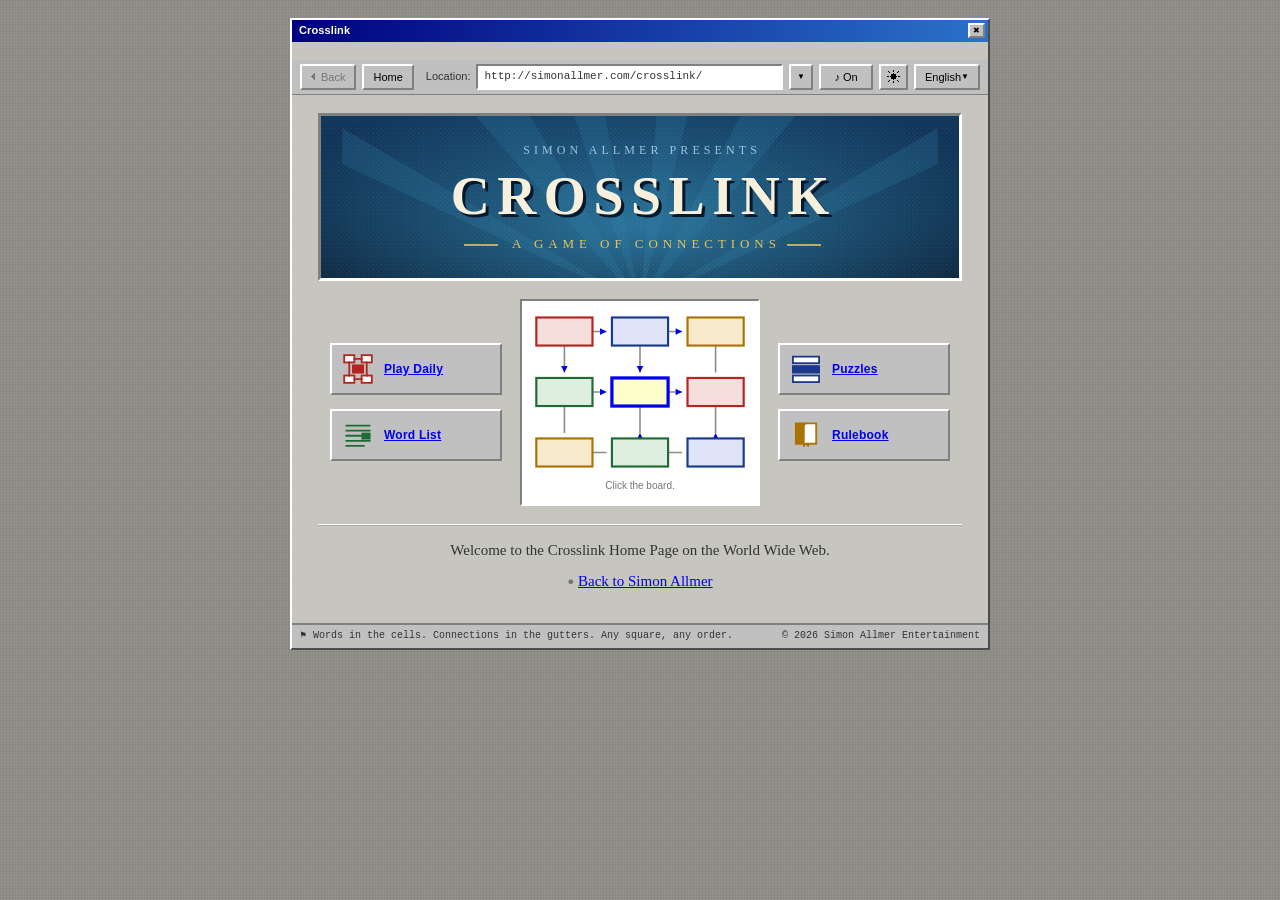
<file: index.html>
<!DOCTYPE html>
<html lang="en">
<head>
<meta charset="utf-8">
<meta name="viewport" content="width=device-width, initial-scale=1">
<title>Crosslink</title>
<link rel="stylesheet" href="style.css">
<link rel="stylesheet" href="cursors.css">
</head>
<body>
<div class="desktop">

<main>
  <div class="win-bar main-bar">
    <span class="win-title" id="win-name">Crosslink</span>
    <button class="win-x" id="x-main" title="Close" aria-label="Close" data-i18n-title="win.close" data-i18n-label="win.close">&#10006;</button>
  </div>

  <div class="toolbar">
    <!-- The arrow is drawn and not typed. U+25C0 carries an emoji presentation,
         so a phone rendered it as a blue lozenge sitting in a 1994 toolbar. The
         label is a span for the same reason `#lang-toggle` uses one: `data-i18n`
         writes textContent, and textContent on the button would take the
         drawing with it. -->
    <button class="tool" id="nav-back"><svg class="ico-back" viewBox="0 0 4 7" aria-hidden="true"><rect x="3" y="0" width="1" height="1"/><rect x="2" y="1" width="2" height="1"/><rect x="1" y="2" width="3" height="1"/><rect x="0" y="3" width="4" height="1"/><rect x="1" y="4" width="3" height="1"/><rect x="2" y="5" width="2" height="1"/><rect x="3" y="6" width="1" height="1"/></svg><span data-i18n="nav.back">Back</span></button>
    <button class="tool" id="nav-home" data-i18n="nav.home">Home</button>
    <span class="loc-label" data-i18n="nav.loc">Location:</span>
    <span class="loc" id="loc"></span>
    <button class="tool arrow" id="loc-arrow" title="Other sites" data-i18n-title="nav.sites" aria-haspopup="true" aria-expanded="false">&#9660;</button>
    <button class="tool" id="sound-toggle" title="Sound" data-i18n-title="nav.sound" aria-pressed="true">&#9834; On</button>
    <button class="tool ico" id="theme-toggle" title="Light or dark" aria-pressed="false">
      <svg class="ico-sun" viewBox="0 0 13 13" aria-hidden="true">
        <rect x="6" y="0" width="1" height="1"/><rect x="1" y="1" width="1" height="1"/>
        <rect x="6" y="1" width="1" height="1"/><rect x="11" y="1" width="1" height="1"/>
        <rect x="2" y="2" width="1" height="1"/><rect x="10" y="2" width="1" height="1"/>
        <rect x="6" y="3" width="1" height="1"/><rect x="4" y="4" width="5" height="1"/>
        <rect x="4" y="5" width="5" height="1"/><rect x="0" y="6" width="2" height="1"/>
        <rect x="3" y="6" width="7" height="1"/><rect x="11" y="6" width="2" height="1"/>
        <rect x="4" y="7" width="5" height="1"/><rect x="4" y="8" width="5" height="1"/>
        <rect x="6" y="9" width="1" height="1"/><rect x="2" y="10" width="1" height="1"/>
        <rect x="10" y="10" width="1" height="1"/><rect x="1" y="11" width="1" height="1"/>
        <rect x="6" y="11" width="1" height="1"/><rect x="11" y="11" width="1" height="1"/>
        <rect x="6" y="12" width="1" height="1"/>
      </svg>
      <svg class="ico-moon" viewBox="0 0 13 13" aria-hidden="true">
        <rect x="4" y="1" width="3" height="1"/><rect x="2" y="2" width="4" height="1"/>
        <rect x="2" y="3" width="3" height="1"/><rect x="1" y="4" width="4" height="1"/>
        <rect x="1" y="5" width="3" height="1"/><rect x="1" y="6" width="3" height="1"/>
        <rect x="1" y="7" width="3" height="1"/><rect x="1" y="8" width="4" height="1"/>
        <rect x="2" y="9" width="3" height="1"/><rect x="2" y="10" width="4" height="1"/>
        <rect x="4" y="11" width="3" height="1"/>
      </svg>
    </button>
    <button class="tool lang" id="lang-toggle" title="Language" data-i18n-title="nav.lang"
            aria-haspopup="true" aria-expanded="false"><span id="lang-now">English</span> &#9660;</button>
    <ul class="sitelist langlist" id="langlist" hidden></ul>
    <ul class="sitelist" id="sitelist" hidden></ul>
  </div>

  <!-- ===================== the front page ===================== -->
  <section class="view" id="view-menu">
    <div class="banner">
      <svg class="banner-art" viewBox="0 0 600 210" preserveAspectRatio="xMidYMid slice" aria-hidden="true">
        <defs>
          <linearGradient id="sky" x1="0" y1="0" x2="0" y2="1">
            <stop offset="0" stop-color="#123A63"/><stop offset="0.55" stop-color="#0D2A48"/><stop offset="1" stop-color="#0A1D33"/>
          </linearGradient>
          <pattern id="dither" width="4" height="4" patternUnits="userSpaceOnUse">
            <rect width="4" height="4" fill="none"/>
            <rect x="0" y="0" width="1" height="1" fill="#FFFFFF" opacity="0.10"/>
            <rect x="2" y="2" width="1" height="1" fill="#FFFFFF" opacity="0.06"/>
          </pattern>
          <radialGradient id="glow" cx="0.5" cy="0.62" r="0.62">
            <stop offset="0" stop-color="#2E7FA8" stop-opacity="0.85"/>
            <stop offset="1" stop-color="#2E7FA8" stop-opacity="0"/>
          </radialGradient>
        </defs>

        <rect width="600" height="210" fill="url(#sky)"/>
        <g class="rays">
          <path d="M300 205 L120 0 L180 0 Z"/><path d="M300 205 L228 0 L262 0 Z"/>
          <path d="M300 205 L318 0 L352 0 Z"/><path d="M300 205 L410 0 L470 0 Z"/>
          <path d="M300 205 L20 40 L20 74 Z"/><path d="M300 205 L580 40 L580 74 Z"/>
        </g>
        <rect width="600" height="210" fill="url(#glow)"/>
        <rect width="600" height="210" fill="url(#dither)"/>


      </svg>

      <div class="banner-type">
        <p class="banner-kicker" data-i18n="banner.kicker">Simon Allmer Presents</p>
        <h1 class="banner-name">Crosslink</h1>
        <p class="banner-sub" data-i18n="banner.sub">A Game of Connections</p>
      </div>
    </div>

    <div class="frontispiece">
      <div class="tile-col">
        <a class="tile t-red" href="#daily" data-go="daily">
          <span class="tile-art" aria-hidden="true">
            <svg viewBox="0 0 44 44"><rect class="s" x="3" y="3" width="14" height="10"/><rect class="s" x="27" y="3" width="14" height="10"/><rect class="s f" x="15" y="17" width="14" height="10"/><rect class="s" x="3" y="31" width="14" height="10"/><rect class="s" x="27" y="31" width="14" height="10"/><path class="w" d="M10 13v18M34 13v18M17 8h10M17 36h10"/></svg>
          </span>
          <span class="tile-name" data-i18n="tile.daily">Play Daily</span>
        </a>
        <a class="tile t-green" href="#words" data-go="words">
          <span class="tile-art" aria-hidden="true">
            <svg viewBox="0 0 44 44"><path class="w" d="M6 9h32M6 16h32M6 23h20M6 30h32M6 37h24"/><rect class="s f" x="28" y="20" width="10" height="7"/></svg>
          </span>
          <span class="tile-name" data-i18n="tile.words">Word List</span>
        </a>
      </div>

      <div class="hero" id="hero">
        <svg viewBox="0 0 200 150" aria-label="A three by three lattice. Click it for the board numbers." data-i18n-label="hero.label">
          <path class="w" d="M56 19h13M126 19h13M56 75h13M126 75h13M56 131h13M126 131h13M30 32v25M100 32v25M170 32v25M30 88v25M100 88v25M170 88v25"/>
          <path class="h" d="M69 19l-6-3v6zM139 19l-6-3v6zM69 75l-6-3v6zM139 75l-6-3v6zM100 57l3-6h-6zM30 57l3-6h-6zM170 113l3 6h-6zM100 113l3 6h-6z"/>
          <g class="cell" data-n="1"><rect class="p red"   x="4"   y="6"   width="52" height="26"/><text x="30"  y="24">1</text></g>
          <g class="cell" data-n="2"><rect class="p navy"  x="74"  y="6"   width="52" height="26"/><text x="100" y="24">2</text></g>
          <g class="cell" data-n="3"><rect class="p gold"  x="144" y="6"   width="52" height="26"/><text x="170" y="24">3</text></g>
          <g class="cell" data-n="4"><rect class="p green" x="4"   y="62"  width="52" height="26"/><text x="30"  y="80">4</text></g>
          <g class="cell" data-n="5"><rect class="p f"     x="74"  y="62"  width="52" height="26"/><text x="100" y="80">5</text></g>
          <g class="cell" data-n="6"><rect class="p red"   x="144" y="62"  width="52" height="26"/><text x="170" y="80">6</text></g>
          <g class="cell" data-n="7"><rect class="p gold"  x="4"   y="118" width="52" height="26"/><text x="30"  y="136">7</text></g>
          <g class="cell" data-n="8"><rect class="p green" x="74"  y="118" width="52" height="26"/><text x="100" y="136">8</text></g>
          <g class="cell" data-n="9"><rect class="p navy"  x="144" y="118" width="52" height="26"/><text x="170" y="136">9</text></g>
        </svg>
        <p class="hero-note" id="hero-note">Click the board.</p>
      </div>

      <div class="tile-col">
        <a class="tile t-navy" href="#puzzles" data-go="puzzles">
          <span class="tile-art" aria-hidden="true">
            <svg viewBox="0 0 44 44"><rect class="s" x="4" y="5" width="36" height="9"/><rect class="s f" x="4" y="18" width="36" height="9"/><rect class="s" x="4" y="31" width="36" height="9"/></svg>
          </span>
          <span class="tile-name" data-i18n="tile.puzzles">Puzzles</span>
        </a>
        <a class="tile t-gold" href="#rules" data-go="rules">
          <span class="tile-art" aria-hidden="true">
            <svg viewBox="0 0 44 44"><path class="s f" d="M8 6h13a4 4 0 0 1 4 4v28a4 4 0 0 0-4-4H8z"/><path class="s" d="M36 6H23a4 4 0 0 0-4 4v28a4 4 0 0 1 4-4h13z"/></svg>
          </span>
          <span class="tile-name" data-i18n="tile.rules">Rulebook</span>
        </a>
      </div>
    </div>

    <p class="front-note" data-i18n="front.note">Welcome to the Crosslink Home Page on the World Wide Web.</p>
    <p class="front-out"><span class="dot" aria-hidden="true">&#9679;</span> <a href="https://simonallmer.com" class="out" data-i18n="front.out">Back to Simon Allmer</a></p>
  </section>

  <!-- ===================== the board ===================== -->
  <section class="view" id="view-play" hidden>
    <header>
      <p class="eyebrow" id="eyebrow">Crosslink</p>
      <h1 id="title">The Centre Is a Fish</h1>
      <p class="standfirst" id="standfirst"></p>
    </header>

    <div class="controls">
      <label class="toggle"><input type="checkbox" id="check" checked> <span data-i18n="play.check">Error check</span></label>
      <button id="restart" class="ghost" data-i18n="play.restart">Restart</button>
      <!-- No `data-i18n`: this one names itself, and which name it is wearing
           depends on which way it is pointing. `fit` writes it. -->
      <button id="zoom" class="ghost" hidden></button>
    </div>

    <div class="board-scroll">
      <div id="board" class="board" role="grid" aria-label="Crosslink board" data-i18n-label="play.board"></div>
    </div>

    <input id="ghost-input" autocomplete="off" autocorrect="off" autocapitalize="characters" spellcheck="false" enterkeyhint="go" aria-hidden="true">

    <section id="panel" class="panel">
      <p class="panel-empty" id="panel-empty">Pick any square and begin. The middle is the usual way in.</p>
      <div id="panel-body" hidden>
        <p class="panel-head"><span id="panel-count"></span></p>
        <ul id="routes" class="routes"></ul>
        <div class="hint-row">
          <button id="enter" class="ghost solid">Enter word</button>
          <button id="hint" class="ghost"></button>
          <span id="hint-note" class="note"></span>
        </div>
      </div>
      <p id="message" class="message"></p>
    </section>

    <section id="finish" class="finish" hidden>
      <h2 data-i18n="finish.head">The board closes.</h2>
      <p class="finish-sub" id="finish-sub"></p>
      <ul id="sentences" class="sentences"></ul>
    </section>
  </section>

  <!-- ===================== the index of boards ===================== -->
  <section class="view" id="view-puzzles" hidden>
    <h1 class="page-title" data-i18n="puzzles.title">Puzzles</h1>
    <p class="page-sub" data-i18n-html="puzzles.sub">Every Crosslink so far. A word may be set in more than one of them.</p>
    <table class="index" id="puzzle-index"></table>
    <p class="page-foot" id="puzzle-foot"></p>
  </section>

  <!-- ===================== the word list ===================== -->
  <section class="view" id="view-words" hidden>
    <h1 class="page-title" data-i18n="words.title">Word List</h1>
    <p class="page-sub" id="words-sub"></p>
    <p class="legend">
      <span class="key open" data-i18n="words.keyOpen">Set in a board &#8212; click the number to play it</span>
      <span class="key none" data-i18n="words.keyNone">Waiting for a board</span>
    </p>
    <ul class="wordgrid" id="word-index"></ul>
  </section>

  <!-- ===================== the emblem ===================== -->
  <!-- Shift+A from the front page, and nothing else, for now. The front page's
       emblem with the words filled in and blown up square: a promotional image
       that is a real board rather than a drawing of one. Built by app.js from
       CROSSLINK.puzzles at run time, so it cannot drift from the game. -->
  <section class="view" id="view-promo" hidden>
    <div class="promo" id="promo"></div>
  </section>

  <!-- ===================== the note ===================== -->
  <!-- Reached by Shift+S from the front page and by nothing else, for now.
       Berners-Lee drew his 1989 proposal as a graph of labelled relations,
       which is a Crosslink board four years before there was one, so the
       manifesto is set the same way and in this game's own dress.

       There is no prose. The figure IS the argument, and a paragraph restating
       it underneath was the page conceding the drawing had not worked. The
       whole case is now readable in one screen without scrolling. What a
       sighted reader gets from the layout, a screen reader gets from the
       figure's `aria-label`, which carries every relation in order — that is
       the only place the argument exists in sentences, and it has to. -->
  <section class="view" id="view-intro" hidden>
    <h1 class="page-title" data-i18n="intro.title">Crosslink Introduction</h1>

    <!-- No byline. His name is a square in the figure below, with an arrow off
         it reading "invented" — printing it again above the drawing said the
         same thing twice, and the weaker way round. -->
    <p class="page-sub" data-lang="de" hidden>Die Zeichnung ist englisch gesetzt. Sie ist das
    Argument selbst und nicht seine Beschriftung, also wird sie neu gezeichnet und nicht
    übersetzt — bis dahin steht sie hier, wie sie ist.</p>
    <figure class="fig-wrap">
      <div class="fig-scroll">
      <svg class="fig" viewBox="0 0 754 606" role="img" aria-label="The argument drawn as a board. The crossword is set in a newspaper, joins its words by spelling and asks for recall. The Web is hypertext, includes hypermedia, is read in a browser, and made the Crosslink possible. The Crosslink joins its words by meaning, runs on polysemy, is built on a database and is played on a computer. BANK, for example, means the edge of a river, where money is kept, a tier of seats, and to tilt a plane. Simon Allmer invented it.">
        <g class="wires">
          <line x1="185.0" y1="45.0" x2="240.0" y2="45.0"/>
          <polygon class="head" points="249.0,45.0 239.0,49.5 239.0,40.5"/>
          <g class="lbl">
            <rect x="190.5" y="38.5" width="44.0" height="13" rx="1"/>
            <text x="212.5" y="48.5">asks for</text>
          </g>
          <line x1="103.0" y1="67.0" x2="103.0" y2="118.0"/>
          <polygon class="head" points="103.0,127.0 98.5,117.0 107.5,117.0"/>
          <g class="lbl">
            <rect x="78.8" y="86.0" width="48.5" height="13" rx="1"/>
            <text x="103.0" y="96.0">is set in</text>
          </g>
          <line x1="144.9" y1="67.0" x2="251.1" y2="122.8"/>
          <polygon class="head" points="259.1,127.0 248.2,126.3 252.4,118.4"/>
          <g class="lbl">
            <rect x="153.5" y="88.4" width="89.0" height="13" rx="1"/>
            <text x="198.0" y="98.4">joins its words by</text>
          </g>
          <line x1="533.0" y1="45.0" x2="600.0" y2="45.0"/>
          <polygon class="head" points="609.0,45.0 599.0,49.5 599.0,40.5"/>
          <g class="lbl">
            <rect x="535.5" y="38.5" width="62.0" height="13" rx="1"/>
            <text x="566.5" y="48.5">extends with</text>
          </g>
          <line x1="471.0" y1="127.0" x2="471.0" y2="76.0"/>
          <polygon class="head" points="471.0,67.0 475.5,77.0 466.5,77.0"/>
          <g class="lbl">
            <rect x="462.5" y="95.0" width="17.0" height="13" rx="1"/>
            <text x="471.0" y="105.0">is</text>
          </g>
          <line x1="533.0" y1="149.0" x2="600.0" y2="149.0"/>
          <polygon class="head" points="609.0,149.0 599.0,153.5 599.0,144.5"/>
          <g class="lbl">
            <rect x="540.0" y="142.5" width="53.0" height="13" rx="1"/>
            <text x="566.5" y="152.5">is read in</text>
          </g>
          <line x1="454.9" y1="171.0" x2="406.1" y2="237.7"/>
          <polygon class="head" points="400.8,245.0 403.0,234.3 410.3,239.6"/>
          <g class="lbl">
            <rect x="397.2" y="197.9" width="66.5" height="13" rx="1"/>
            <text x="430.5" y="207.9">made possible</text>
          </g>
          <line x1="322.0" y1="299.0" x2="177.3" y2="365.3"/>
          <polygon class="head" points="169.1,369.0 176.3,360.7 180.0,368.9"/>
          <g class="lbl">
            <rect x="205.1" y="325.6" width="89.0" height="13" rx="1"/>
            <text x="249.6" y="335.6">joins its words by</text>
          </g>
          <line x1="380.1" y1="299.0" x2="378.0" y2="360.0"/>
          <polygon class="head" points="377.7,369.0 373.6,358.9 382.6,359.2"/>
          <g class="lbl">
            <rect x="359.3" y="323.0" width="39.5" height="13" rx="1"/>
            <text x="379.1" y="333.0">runs on</text>
          </g>
          <line x1="477.0" y1="271.6" x2="548.0" y2="271.3"/>
          <polygon class="head" points="557.0,271.3 547.0,275.8 547.0,266.8"/>
          <g class="lbl">
            <rect x="483.8" y="265.0" width="57.5" height="13" rx="1"/>
            <text x="512.5" y="275.0">is built on</text>
          </g>
          <line x1="458.3" y1="299.0" x2="558.5" y2="334.0"/>
          <polygon class="head" points="567.0,337.0 556.1,337.9 559.1,329.5"/>
          <g class="lbl">
            <rect x="477.4" y="310.0" width="62.0" height="13" rx="1"/>
            <text x="508.4" y="320.0">is played on</text>
          </g>
          <line x1="377.0" y1="413.0" x2="377.0" y2="440.0"/>
          <polygon class="head" points="377.0,449.0 372.5,439.0 381.5,439.0"/>
          <g class="lbl">
            <rect x="348.2" y="420.0" width="57.5" height="13" rx="1"/>
            <text x="377.0" y="430.0">for example</text>
          </g>
          <line x1="314.1" y1="493.0" x2="196.7" y2="534.0"/>
          <polygon class="head" points="188.2,537.0 196.2,529.5 199.1,537.9"/>
          <g class="lbl">
            <rect x="240.1" y="507.0" width="30.5" height="13" rx="1"/>
            <text x="255.4" y="517.0">means</text>
          </g>
          <line x1="360.6" y1="493.0" x2="333.3" y2="529.8"/>
          <polygon class="head" points="327.9,537.0 330.2,526.3 337.5,531.7"/>
          <g class="lbl">
            <rect x="331.7" y="504.9" width="30.5" height="13" rx="1"/>
            <text x="346.9" y="514.9">means</text>
          </g>
          <line x1="403.9" y1="493.0" x2="450.6" y2="531.3"/>
          <polygon class="head" points="457.6,537.0 447.0,534.1 452.7,527.2"/>
          <g class="lbl">
            <rect x="412.0" y="505.6" width="30.5" height="13" rx="1"/>
            <text x="427.2" y="515.6">means</text>
          </g>
          <line x1="441.0" y1="492.2" x2="568.0" y2="534.2"/>
          <polygon class="head" points="576.5,537.0 565.6,538.1 568.5,529.6"/>
          <g class="lbl">
            <rect x="489.2" y="506.7" width="30.5" height="13" rx="1"/>
            <text x="504.5" y="516.7">means</text>
          </g>
          <line x1="597.2" y1="417.0" x2="428.7" y2="304.0"/>
          <polygon class="head" points="421.3,299.0 432.1,300.8 427.1,308.3"/>
          <g class="lbl">
            <rect x="491.0" y="354.0" width="44.0" height="13" rx="1"/>
            <text x="513.0" y="364.0">invented</text>
          </g>
        </g>
        <g class="cells">
          <g class="cell">
            <rect x="24" y="26" width="158" height="38"/>
            <text x="103.0" y="50.0">THE CROSSWORD</text>
          </g>
          <g class="cell">
            <rect x="24" y="130" width="158" height="38"/>
            <text x="103.0" y="154.0">A NEWSPAPER</text>
          </g>
          <g class="cell">
            <rect x="252" y="26" width="98" height="38"/>
            <text x="301.0" y="50.0">RECALL</text>
          </g>
          <g class="cell">
            <rect x="252" y="130" width="98" height="38"/>
            <text x="301.0" y="154.0">SPELLING</text>
          </g>
          <g class="cell">
            <rect x="412" y="26" width="118" height="38"/>
            <text x="471.0" y="50.0">HYPERTEXT</text>
          </g>
          <g class="cell">
            <rect x="612" y="26" width="122" height="38"/>
            <text x="673.0" y="50.0">HYPERMEDIA</text>
          </g>
          <g class="cell">
            <rect x="412" y="130" width="118" height="38"/>
            <text x="471.0" y="154.0">THE WEB</text>
          </g>
          <g class="cell">
            <rect x="612" y="130" width="122" height="38"/>
            <text x="673.0" y="154.0">A BROWSER</text>
          </g>
          <g class="cell hub">
            <rect x="288" y="248" width="186" height="48"/>
            <text x="381.0" y="277.0">THE CROSSLINK</text>
          </g>
          <g class="cell">
            <rect x="60" y="372" width="122" height="38"/>
            <text x="121.0" y="396.0">MEANING</text>
          </g>
          <g class="cell">
            <rect x="316" y="372" width="122" height="38"/>
            <text x="377.0" y="396.0">POLYSEMY</text>
          </g>
          <g class="cell">
            <rect x="316" y="452" width="122" height="38"/>
            <text x="377.0" y="476.0">BANK</text>
          </g>
          <g class="cell">
            <rect x="48" y="540" width="166" height="34"/>
            <text x="131.0" y="562.0">THE EDGE OF A RIVER</text>
          </g>
          <g class="cell">
            <rect x="230" y="540" width="166" height="34"/>
            <text x="313.0" y="562.0">WHERE MONEY IS KEPT</text>
          </g>
          <g class="cell">
            <rect x="412" y="540" width="140" height="34"/>
            <text x="482.0" y="562.0">A TIER OF SEATS</text>
          </g>
          <g class="cell">
            <rect x="568" y="540" width="138" height="34"/>
            <text x="637.0" y="562.0">TO TILT A PLANE</text>
          </g>
          <g class="cell">
            <rect x="560" y="252" width="140" height="38"/>
            <text x="630.0" y="276.0">A DATABASE</text>
          </g>
          <g class="cell">
            <rect x="560" y="340" width="140" height="38"/>
            <text x="630.0" y="364.0">A COMPUTER</text>
          </g>
          <g class="cell">
            <rect x="560" y="420" width="140" height="38"/>
            <text x="630.0" y="444.0">SIMON ALLMER</text>
          </g>
        </g>
      </svg>
      </div>
    </figure>
  </section>

  <!-- ===================== the rulebook ===================== -->
  <section class="view" id="view-rules" hidden>
    <h1 class="page-title" data-i18n="rules.title">Rulebook</h1>
    <blockquote class="epigraph">
      <p>&#8220;The dictionary defines words only in terms of other words. What matters is not
      the words themselves which are a collection of mostly arbitrary sounds, but the
      <em>relationships</em> between one word to the next.&#8221;</p>
      <cite><span class="n" data-lex="BERNERS-LEE">Tim Berners-Lee</span>, CERN, 1994</cite>
    </blockquote>
    <div class="rules" data-lang="en">
      <h2>The Concept</h2>
      <p>Crosslink is a node-based word puzzle where every word is defined by its relationship to the words around it. By reading the connections between empty squares, you deduce what words belong there. The whole network is visible from the start, and you can fill in squares in any order you like.</p>

      <h2>Grids and Shapes</h2>
      <p>Puzzles come in various shapes and sizes, from standard grids like the Mini (3x3), Midi (4x4), and Maxi (5x5), to unique thematic forms. No matter the shape, the goal remains the same: deduce the words based on how they connect.</p>

      <h2>Reading Connections</h2>
      <p>Between the squares lie the connections that form sentences. There are a few different types you will encounter:</p>
      <ul>
        <li><strong>Standard Arrows:</strong> Read in the direction of the arrow (e.g., A &rarr; B means "A is the father of B").</li>
        <li><strong>Mutual Lines:</strong> A two-way relationship where the order does not matter (e.g., C &mdash; D means "C is the cousin of D").</li>
        <li><strong>Colored Chains:</strong> These connections continue a single sentence across three squares. Follow the colored arrows or lines to read the complete statement.</li>
      </ul>

      <h2>Polysemy & Wordplay</h2>
      <p>Expect elegant misdirection. Many puzzles employ polysemy—words with multiple meanings. A board might use one definition of a word for an incoming connection, and a completely different definition for an outgoing one. The more difficulty stars a board has, the more likely you are to encounter words wearing two coats.</p>

      <h2>Assistance & Tools</h2>
      <p>If you get stuck, the board offers a few ways to help:</p>
      <ul>
        <li><strong>Alternative Connections:</strong> Connections with a dotted line underneath can be clicked to flip them over. This reveals a different clue for the same relationship. It costs nothing to peek!</li>
        <li><strong>Error Check:</strong> Turned on by default, wrong words turn red immediately. You can turn this off if you prefer a classic, unassisted solving experience.</li>
        <li><strong>Hints:</strong> You can reveal a single letter or an entire word if you are truly stuck, though the board will remember that you asked for help.</li>
      </ul>

      <h2>Create Your Own</h2>
      <p>Want to create your own Crosslink puzzles? You are completely free to adapt the format and design your own! We only ask that you mention the inventor, Simon Allmer, and provide a link back to this page.</p>
    </div>

    <div class="rules" data-lang="de" hidden>
      <h2>Das Konzept</h2>
      <p>Crosslink ist ein wortbasiertes Rätsel aus Knoten, in dem jedes Wort durch seine Beziehung zu den Wörtern in seiner Umgebung definiert wird. Indem du die Verbindungen zwischen leeren Feldern liest, erschließt du, welche Wörter dort hingehören. Das gesamte Netzwerk ist von Anfang an sichtbar, und du kannst die Felder in beliebiger Reihenfolge ausfüllen.</p>

      <h2>Gitter und Formen</h2>
      <p>Rätsel gibt es in verschiedenen Formen und Größen: von gewöhnlichen Gittern wie Mini (3x3), Midi (4x4) und Maxi (5x5) bis hin zu einzigartigen thematischen Formen. Unabhängig von der Form bleibt das Ziel gleich: Erschließe die Wörter anhand ihrer Verbindungen.</p>

      <h2>Verbindungen lesen</h2>
      <p>Zwischen den Feldern liegen die Verbindungen, die Sätze bilden. Du wirst auf einige verschiedene Typen stoßen:</p>
      <ul>
        <li><strong>Gewöhnliche Pfeile:</strong> Lies sie in Richtung des Pfeils (zum Beispiel bedeutet A &rarr; B: „A ist der Vater von B“).</li>
        <li><strong>Gegenseitige Linien:</strong> Eine Beziehung in beide Richtungen, bei der die Reihenfolge keine Rolle spielt (zum Beispiel bedeutet C &mdash; D: „C ist der Cousin von D“).</li>
        <li><strong>Farbige Ketten:</strong> Diese Verbindungen führen einen einzelnen Satz über drei Felder hinweg fort. Folge den farbigen Pfeilen oder Linien, um die vollständige Aussage zu lesen.</li>
      </ul>

      <h2>Polysemie und Wortspiele</h2>
      <p>Erwarte elegante Irreführung. Viele Rätsel verwenden Polysemie, also Wörter mit mehreren Bedeutungen. Ein Brett kann für eine eingehende Verbindung eine Bedeutung eines Wortes und für eine ausgehende Verbindung eine völlig andere verwenden. Je mehr Schwierigkeitssterne ein Brett hat, desto wahrscheinlicher triffst du auf Wörter mit zwei Seiten.</p>

      <h2>Hilfe und Werkzeuge</h2>
      <p>Wenn du feststeckst, bietet dir das Brett einige Möglichkeiten zur Hilfe:</p>
      <ul>
        <li><strong>Alternative Verbindungen:</strong> Verbindungen mit einer gepunkteten Linie darunter kannst du anklicken, um sie umzudrehen. Dadurch wird ein anderer Hinweis auf dieselbe Beziehung sichtbar. Das Nachsehen kostet nichts!</li>
        <li><strong>Fehlerprüfung:</strong> Sie ist standardmäßig aktiviert; falsche Wörter werden sofort rot. Du kannst sie ausschalten, wenn du lieber ohne Unterstützung löst.</li>
        <li><strong>Hinweise:</strong> Du kannst einen einzelnen Buchstaben oder ein ganzes Wort aufdecken, wenn du wirklich feststeckst. Das Brett merkt sich jedoch, dass du Hilfe angefordert hast.</li>
      </ul>

      <h2>Eigene Rätsel erstellen</h2>
      <p>Du möchtest eigene Crosslink-Rätsel erstellen? Du darfst das Format frei anpassen und deine eigenen Rätsel entwerfen! Wir bitten dich nur, den Erfinder Simon Allmer zu nennen und einen Link auf diese Seite bereitzustellen.</p>
    </div>

    <!-- The figure is not repeated in the markup: app.js clones the one on the
         note into here at startup, so `tools/make-figure.py` stays the single
         source and a regenerated drawing cannot land on one page and not the
         other. -->
    <figure class="fig-wrap" id="rules-fig"><div class="fig-scroll"></div></figure>

    <p class="credit" data-i18n="rules.credit">Game Design: Simon Allmer</p>
  </section>

  <!-- Two panes, the way a status bar of the period had them. The left one is
       live — engine.js writes hints into `footer p` and puts the idle line back
       afterwards, and it takes the FIRST p, so the notice on the right is never
       touched by it. -->
  <footer>
    <p data-i18n="foot.idle">Words in the cells. Connections in the gutters. Any square, any order.</p>
    <p class="notice" data-i18n="foot.notice">&#169; 2026 Simon Allmer Entertainment</p>
  </footer>
</main>

<div class="wrap-break" aria-hidden="true"></div>

<aside class="win" id="win-script" hidden>
  <div class="win-bar">
    <span class="win-title" data-i18n="script.title">Written form</span>
    <button class="win-x" id="x-script" title="Close" aria-label="Close" data-i18n-title="win.close" data-i18n-label="win.close">&#10006;</button>
  </div>
  <div class="win-body">
    <ul id="script-list" class="script"></ul>
  </div>
</aside>

<aside class="win" id="win-lex" hidden>
  <div class="win-bar">
    <span class="win-title" data-i18n="lex.title">Lexicon</span>
    <button class="win-x" id="x-lex" title="Close" aria-label="Close" data-i18n-title="win.close" data-i18n-label="win.close">&#10006;</button>
  </div>
  <div class="win-body">
    <p class="lex-word" id="lex-word"></p>
    <p class="lex-pos" id="lex-pos"></p>
    <ol class="lex-senses" id="lex-senses"></ol>
    <p class="lex-note" id="lex-note"></p>
    <p class="lex-where" id="lex-where"></p>
    <p class="lex-head" data-i18n="lex.head">Words on this board</p>
    <ul class="lex-list" id="lex-list"></ul>
  </div>
</aside>

</div>

<script src="sound.js"></script>
<script src="lang.js"></script>
<script src="registry.js"></script>
<script src="vocabulary.js"></script>
<script src="spelling.js"></script>
<script src="lexicon.js"></script>
<script src="lexicon-de.js"></script>
<script src="puzzles/puzzle-01-nile.js"></script>
<script src="puzzles/puzzle-02-landfall.js"></script>
<script src="puzzles/puzzle-03-bread.js"></script>
<script src="puzzles/puzzle-04-orchard.js"></script>
<script src="puzzles/puzzle-05-press.js"></script>
<script src="puzzles/puzzle-06-steam.js"></script>
<script src="puzzles/puzzle-07-americana.js"></script>
<script src="puzzles/puzzle-08-rebel-land.js"></script>
<script src="puzzles/puzzle-09-general-command.js"></script>
<script src="puzzles/puzzle-de-01-tiere.js"></script>
<script src="engine.js"></script>
<script src="app.js"></script>
</body>
</html>
</file>
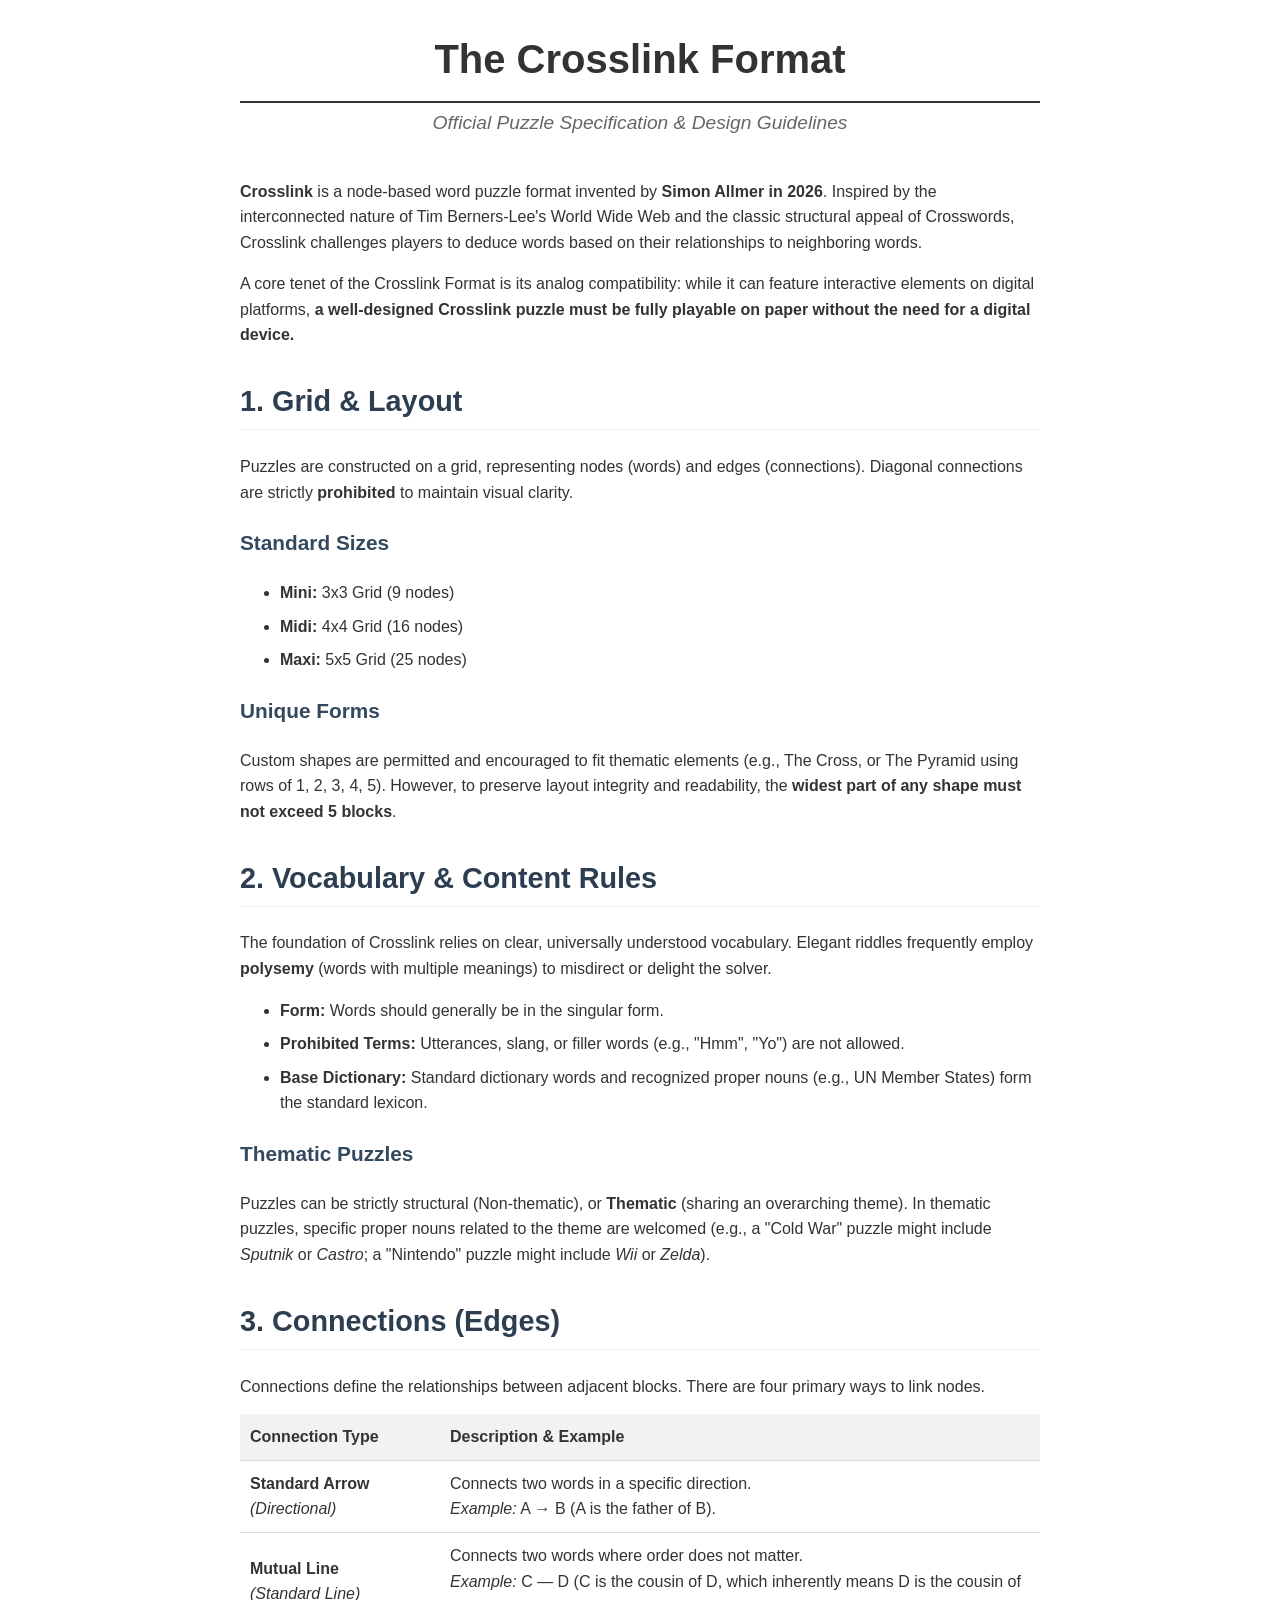
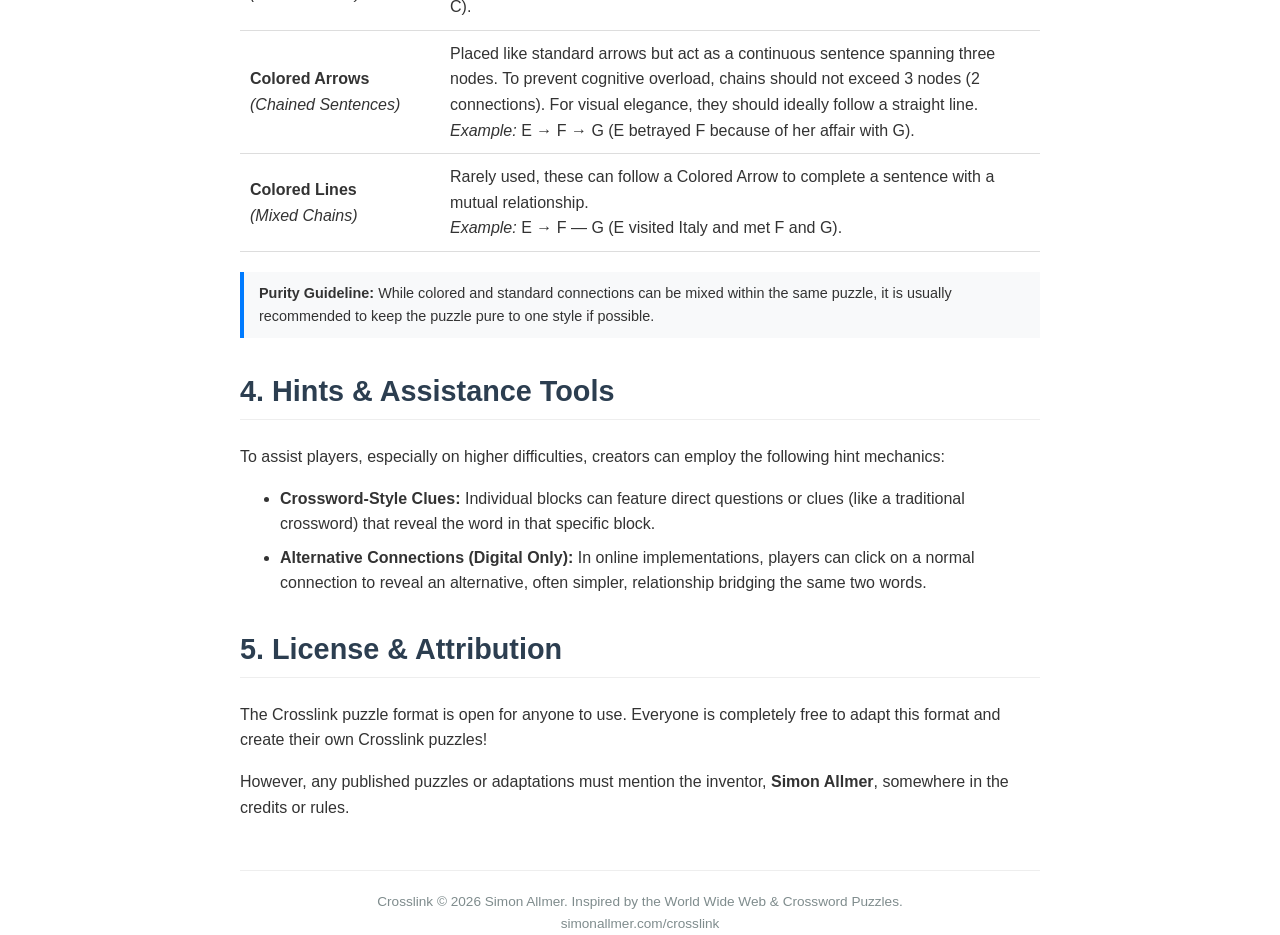
<file: Crosslink Design Documents/Crosslink_Format_Specification.html>
<!DOCTYPE html>
<html lang="en">
<head>
    <meta charset="UTF-8">
    <title>The Crosslink Format - Official Specification</title>
    <style>
        @page { margin: 1in; size: A4; }
        body {
            font-family: "Helvetica Neue", Helvetica, Arial, sans-serif;
            line-height: 1.6;
            color: #333;
            max-width: 800px;
            margin: 0 auto;
        }
        h1 {
            font-size: 2.5em;
            text-align: center;
            border-bottom: 2px solid #333;
            padding-bottom: 10px;
            margin-bottom: 5px;
        }
        .subtitle {
            text-align: center;
            font-size: 1.2em;
            color: #666;
            margin-top: 0;
            margin-bottom: 40px;
            font-style: italic;
        }
        h2 {
            font-size: 1.8em;
            color: #2c3e50;
            margin-top: 30px;
            border-bottom: 1px solid #eee;
            padding-bottom: 5px;
        }
        h3 {
            font-size: 1.3em;
            color: #34495e;
        }
        p {
            margin-bottom: 15px;
        }
        ul {
            margin-bottom: 15px;
        }
        li {
            margin-bottom: 8px;
        }
        .note {
            background-color: #f8f9fa;
            border-left: 4px solid #007bff;
            padding: 10px 15px;
            margin: 20px 0;
            font-size: 0.9em;
        }
        .footer {
            margin-top: 50px;
            text-align: center;
            font-size: 0.85em;
            color: #7f8c8d;
            border-top: 1px solid #eee;
            padding-top: 20px;
        }
        table {
            width: 100%;
            border-collapse: collapse;
            margin-bottom: 20px;
        }
        th, td {
            text-align: left;
            padding: 10px;
            border-bottom: 1px solid #ddd;
        }
        th {
            background-color: #f2f2f2;
        }
    </style>
</head>
<body>

    <h1>The Crosslink Format</h1>
    <div class="subtitle">Official Puzzle Specification & Design Guidelines</div>

    <p><strong>Crosslink</strong> is a node-based word puzzle format invented by <strong>Simon Allmer in 2026</strong>. Inspired by the interconnected nature of Tim Berners-Lee's World Wide Web and the classic structural appeal of Crosswords, Crosslink challenges players to deduce words based on their relationships to neighboring words.</p>
    
    <p>A core tenet of the Crosslink Format is its analog compatibility: while it can feature interactive elements on digital platforms, <strong>a well-designed Crosslink puzzle must be fully playable on paper without the need for a digital device.</strong></p>

    <h2>1. Grid & Layout</h2>
    <p>Puzzles are constructed on a grid, representing nodes (words) and edges (connections). Diagonal connections are strictly <strong>prohibited</strong> to maintain visual clarity.</p>
    
    <h3>Standard Sizes</h3>
    <ul>
        <li><strong>Mini:</strong> 3x3 Grid (9 nodes)</li>
        <li><strong>Midi:</strong> 4x4 Grid (16 nodes)</li>
        <li><strong>Maxi:</strong> 5x5 Grid (25 nodes)</li>
    </ul>

    <h3>Unique Forms</h3>
    <p>Custom shapes are permitted and encouraged to fit thematic elements (e.g., The Cross, or The Pyramid using rows of 1, 2, 3, 4, 5). However, to preserve layout integrity and readability, the <strong>widest part of any shape must not exceed 5 blocks</strong>.</p>

    <h2>2. Vocabulary & Content Rules</h2>
    <p>The foundation of Crosslink relies on clear, universally understood vocabulary. Elegant riddles frequently employ <strong>polysemy</strong> (words with multiple meanings) to misdirect or delight the solver.</p>

    <ul>
        <li><strong>Form:</strong> Words should generally be in the singular form.</li>
        <li><strong>Prohibited Terms:</strong> Utterances, slang, or filler words (e.g., "Hmm", "Yo") are not allowed.</li>
        <li><strong>Base Dictionary:</strong> Standard dictionary words and recognized proper nouns (e.g., UN Member States) form the standard lexicon.</li>
    </ul>

    <h3>Thematic Puzzles</h3>
    <p>Puzzles can be strictly structural (Non-thematic), or <strong>Thematic</strong> (sharing an overarching theme). In thematic puzzles, specific proper nouns related to the theme are welcomed (e.g., a "Cold War" puzzle might include <em>Sputnik</em> or <em>Castro</em>; a "Nintendo" puzzle might include <em>Wii</em> or <em>Zelda</em>).</p>

    <h2>3. Connections (Edges)</h2>
    <p>Connections define the relationships between adjacent blocks. There are four primary ways to link nodes.</p>

    <table>
        <tr>
            <th style="width: 25%">Connection Type</th>
            <th style="width: 75%">Description & Example</th>
        </tr>
        <tr>
            <td><strong>Standard Arrow</strong><br><em>(Directional)</em></td>
            <td>Connects two words in a specific direction. <br><em>Example:</em> A &rarr; B (A is the father of B).</td>
        </tr>
        <tr>
            <td><strong>Mutual Line</strong><br><em>(Standard Line)</em></td>
            <td>Connects two words where order does not matter. <br><em>Example:</em> C &mdash; D (C is the cousin of D, which inherently means D is the cousin of C).</td>
        </tr>
        <tr>
            <td><strong>Colored Arrows</strong><br><em>(Chained Sentences)</em></td>
            <td>Placed like standard arrows but act as a continuous sentence spanning three nodes. To prevent cognitive overload, chains should not exceed 3 nodes (2 connections). For visual elegance, they should ideally follow a straight line.<br><em>Example:</em> E &rarr; F &rarr; G (E betrayed F because of her affair with G).</td>
        </tr>
        <tr>
            <td><strong>Colored Lines</strong><br><em>(Mixed Chains)</em></td>
            <td>Rarely used, these can follow a Colored Arrow to complete a sentence with a mutual relationship.<br><em>Example:</em> E &rarr; F &mdash; G (E visited Italy and met F and G).</td>
        </tr>
    </table>
    
    <div class="note">
        <strong>Purity Guideline:</strong> While colored and standard connections can be mixed within the same puzzle, it is usually recommended to keep the puzzle pure to one style if possible.
    </div>

    <h2>4. Hints & Assistance Tools</h2>
    <p>To assist players, especially on higher difficulties, creators can employ the following hint mechanics:</p>
    <ul>
        <li><strong>Crossword-Style Clues:</strong> Individual blocks can feature direct questions or clues (like a traditional crossword) that reveal the word in that specific block.</li>
        <li><strong>Alternative Connections (Digital Only):</strong> In online implementations, players can click on a normal connection to reveal an alternative, often simpler, relationship bridging the same two words.</li>
    </ul>

    <h2>5. License & Attribution</h2>
    <p>The Crosslink puzzle format is open for anyone to use. Everyone is completely free to adapt this format and create their own Crosslink puzzles!</p>
    <p>However, any published puzzles or adaptations must mention the inventor, <strong>Simon Allmer</strong>, somewhere in the credits or rules.</p>

    <div class="footer">
        Crosslink &copy; 2026 Simon Allmer. Inspired by the World Wide Web & Crossword Puzzles.<br>
        <a href="https://simonallmer.com/crosslink" style="color: #7f8c8d; text-decoration: none;">simonallmer.com/crosslink</a>
    </div>

</body>
</html>
</file>
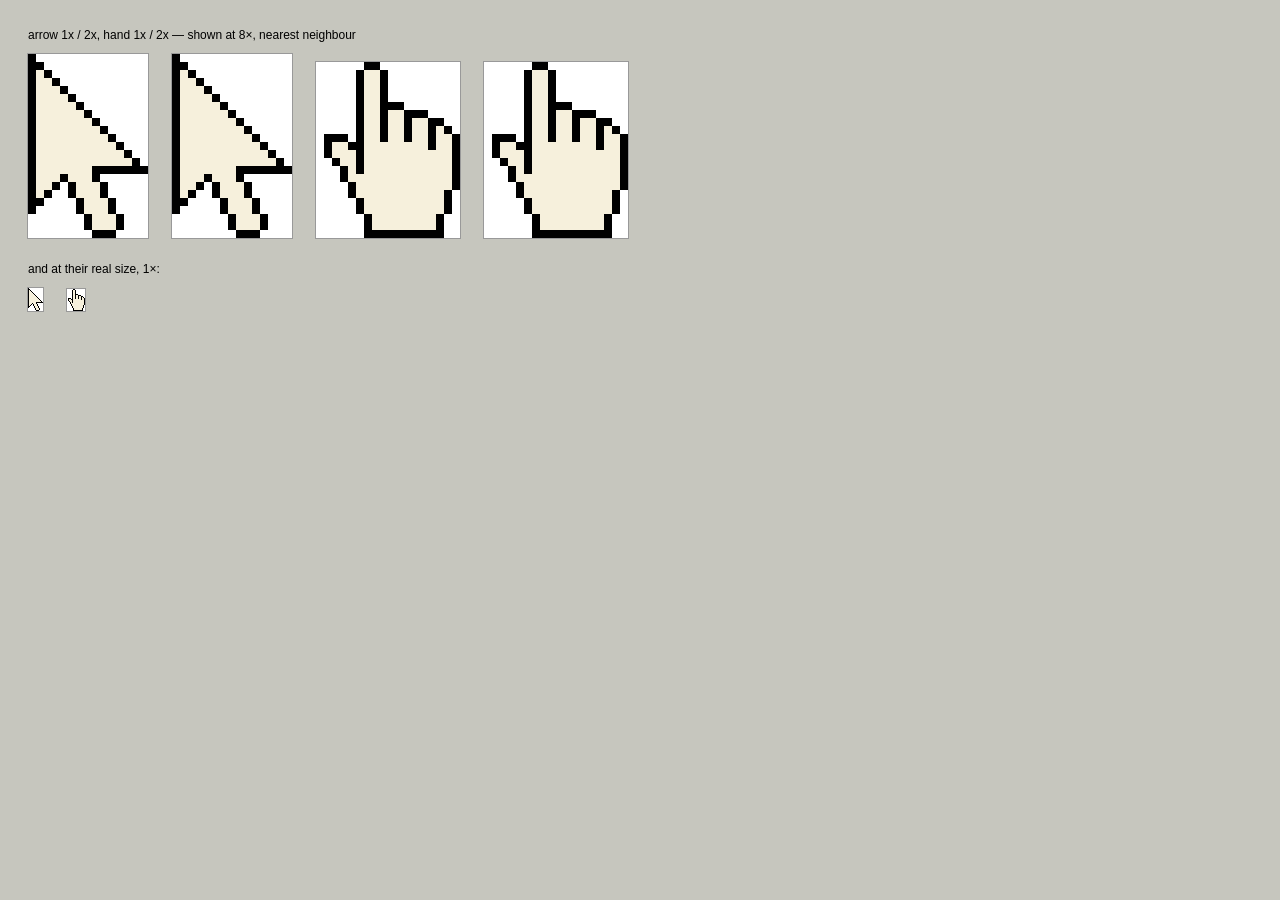
<file: tools/cursor-preview.html>
<body style="background:#C6C6BE;padding:20px;font:12px sans-serif"><p>arrow 1x / 2x, hand 1x / 2x &mdash; shown at 8&times;, nearest neighbour</p><img src="[data-uri]" style="image-rendering:pixelated;width:120px;margin-right:24px;background:#fff;outline:1px solid #999"><img src="[data-uri]" style="image-rendering:pixelated;width:120px;margin-right:24px;background:#fff;outline:1px solid #999"><img src="[data-uri]" style="image-rendering:pixelated;width:144px;margin-right:24px;background:#fff;outline:1px solid #999"><img src="[data-uri]" style="image-rendering:pixelated;width:144px;margin-right:24px;background:#fff;outline:1px solid #999"><p style="margin-top:24px">and at their real size, 1&times;:</p><img src="[data-uri]" style="margin-right:24px;background:#fff;outline:1px solid #999"><img src="[data-uri]" style="margin-right:24px;background:#fff;outline:1px solid #999"></body>
</file>
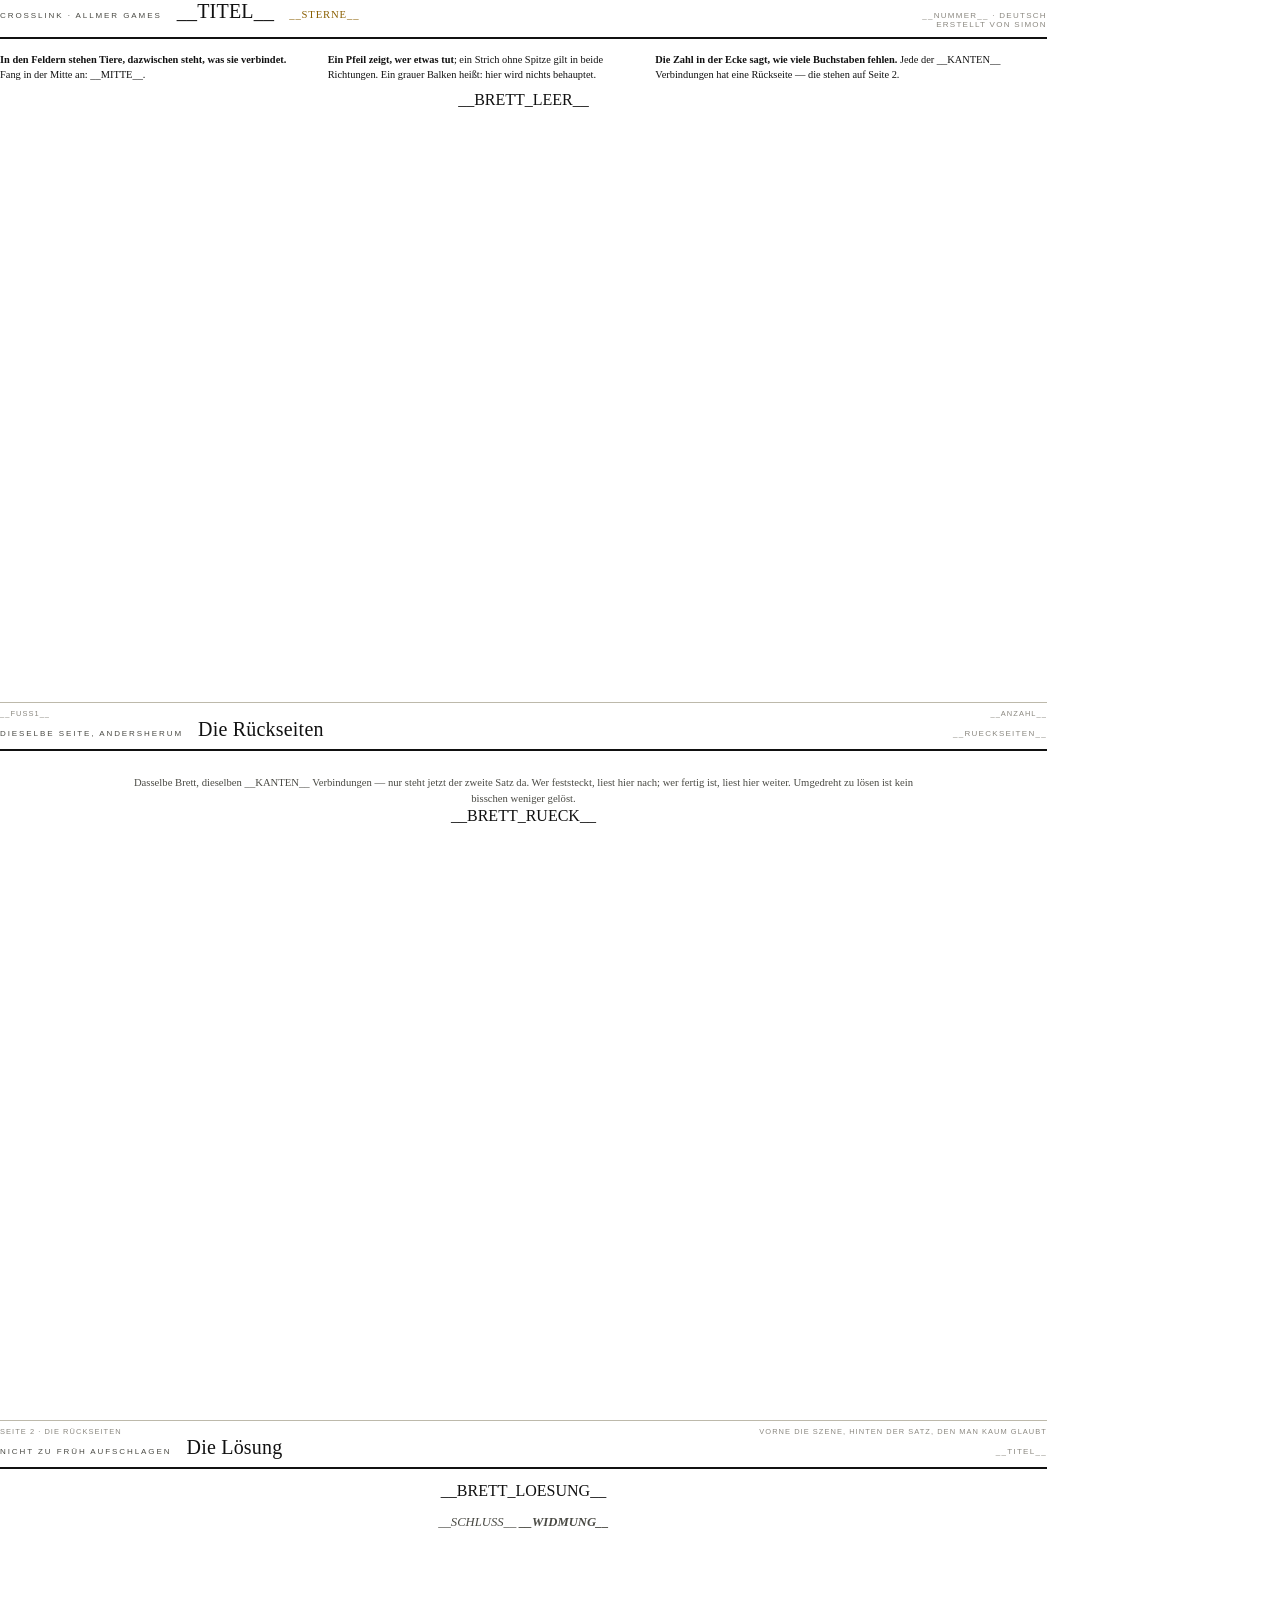
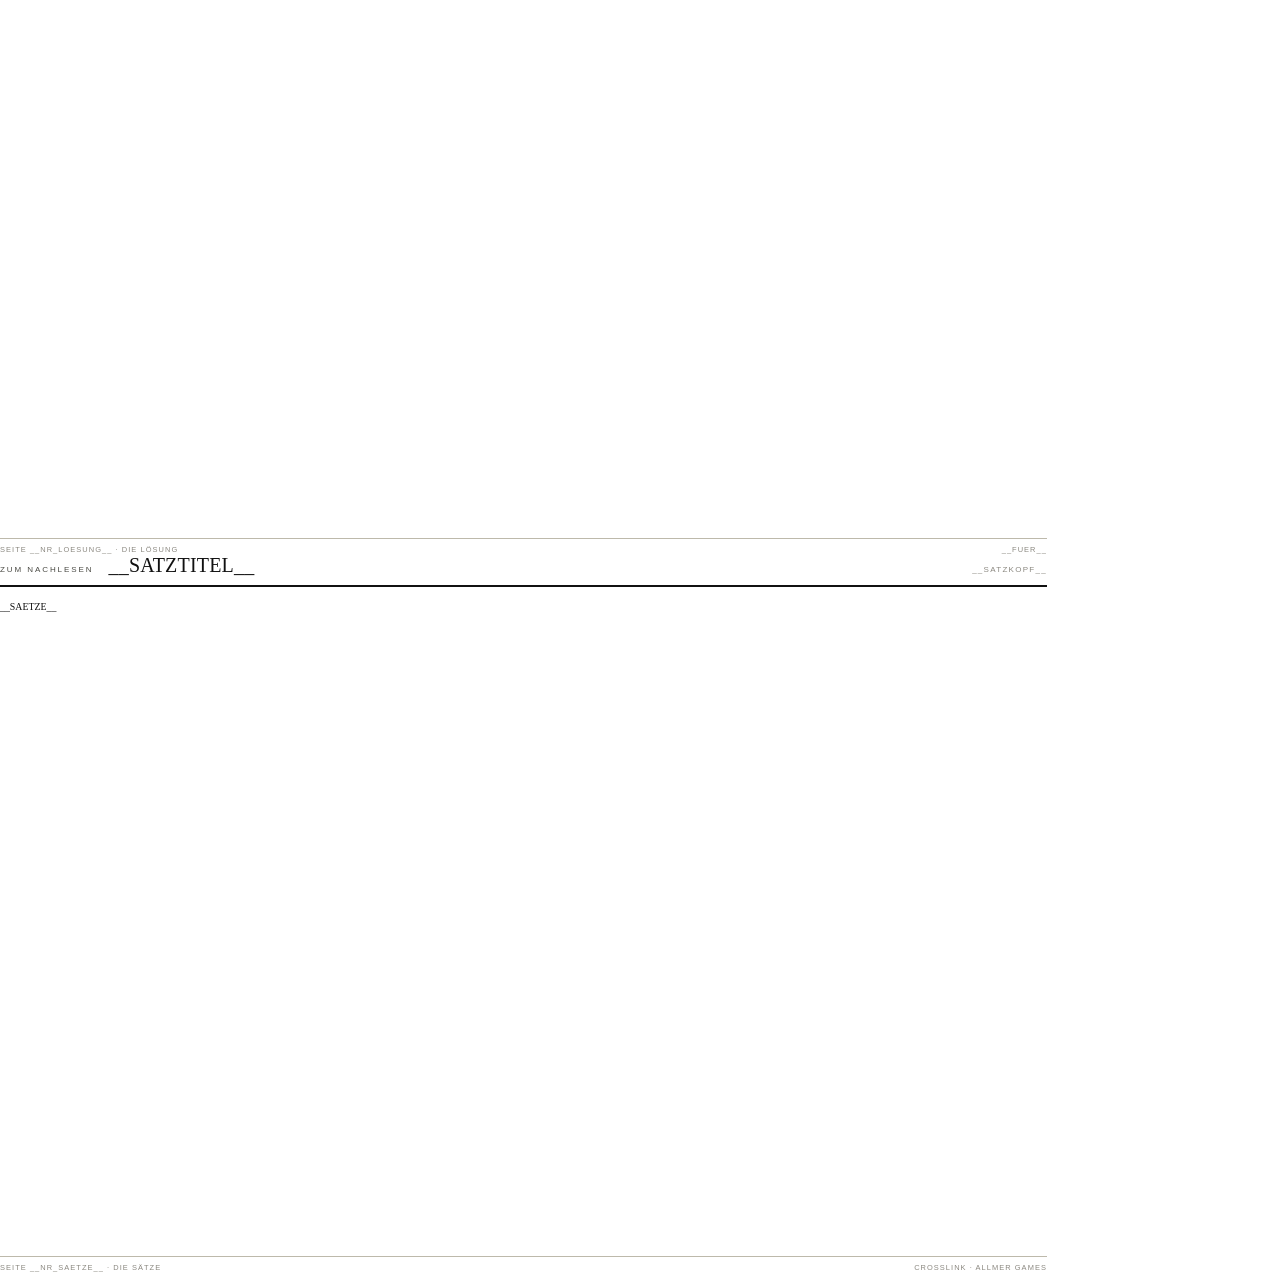
<file: Archive/Im Reich der Tiere/vorlage-druck.html>
<!DOCTYPE html>
<html lang="de">
<head>
<meta charset="utf-8">
<title>__TITEL__ — Crosslink</title>
<style>
@page { size: A4 landscape; margin: 9mm 10mm; }
:root { --ink:#111; --soft:#4a4a44; --faint:#8b8880; --rule:#bdb9ab;
        --wire:#8f8f86; --bar:#b8b4a8; --gold:#8a5f00; --link:#1b2a8c;
        --serif:"Times New Roman",Times,serif; --sans:Verdana,Geneva,Arial,sans-serif;
        --rot:#C00000; }
* { box-sizing:border-box; }
html,body { margin:0; padding:0; }
body { font-family:var(--serif); color:var(--ink); background:#fff; }

.seite { width:277mm; height:190mm; page-break-after:always; position:relative;
         display:flex; flex-direction:column; overflow:hidden; }
.seite:last-child { page-break-after:auto; }

/* ---- Kopf --------------------------------------------------------- */
.kopf { display:flex; align-items:baseline; justify-content:space-between;
        border-bottom:2px solid var(--ink); padding-bottom:2mm; margin-bottom:3.5mm; }
.kopf .links { display:flex; align-items:baseline; gap:4mm; }
.kopf h1 { font-size:15pt; font-weight:400; margin:0; letter-spacing:.01em; }
.kopf .marke { font-family:var(--sans); font-size:6pt; letter-spacing:.24em;
               text-transform:uppercase; color:var(--soft); }
.kopf .rechts { font-family:var(--sans); font-size:6pt; letter-spacing:.16em;
                text-transform:uppercase; color:var(--faint); text-align:right; }
.kopf .stern { color:var(--gold); font-size:8pt; letter-spacing:.08em; }

/* ---- das Gitter ---------------------------------------------------- */
.brett { display:grid; gap:.6mm;
  grid-template-columns:__COLS__;
  grid-template-rows:__ROWS__;
  margin:0 auto; }
.brett > div { display:flex; align-items:center; justify-content:center; text-align:center;
               position:relative; }

.z { border:.35mm solid var(--ink); background:#fff; }
.z .tick { position:absolute; top:.6mm; right:1.2mm; font-family:var(--sans);
           font-size:5pt; color:var(--soft); }
.z .tick::before { content:"["; } .z .tick::after { content:"]"; }
.z .kaest { display:flex; gap:.5mm; justify-content:center; width:88%; margin-top:1.5mm; }
.z .kaest i { flex:1 1 0; border-bottom:.3mm solid var(--faint); height:4.6mm; }
.z .wort { font-size:__WORTPT__pt; letter-spacing:.06em; color:var(--link); }

.g::before { content:""; position:absolute; background:var(--wire); }
.g.an.h::before { left:0; right:0; top:50%; height:.25mm; }
.g.an.v::before { top:0; bottom:0; left:50%; width:.25mm; }
.g.bar.h::before { left:26%; right:26%; top:50%; height:.7mm; background:var(--bar); }
.g.bar.v::before { top:26%; bottom:26%; left:50%; width:.7mm; background:var(--bar); }
.g.level.h::before { height:.6mm; background:var(--soft); }
.g.level.v::before { width:.6mm; background:var(--soft); }
.g .lab { position:relative; z-index:1; background:#fff; font-family:var(--sans);
          font-size:__LABPT__pt; line-height:1.32; color:var(--ink); padding:0 .6mm; }
.g.h .lab { max-width:calc(100% - 3.4mm); }
.g.v .lab { max-width:calc(100% - 1mm); }
/* die Pfeilspitzen */
.g .lab::after, .g .lab::before { content:""; position:absolute; width:0; height:0;
                                  border:1.2mm solid transparent; }
.g.to-right .lab::after { right:-4.2mm; top:50%; margin-top:-1.2mm; border-right-width:0; border-left-color:var(--ink); }
.g.to-left  .lab::before { left:-4.2mm; top:50%; margin-top:-1.2mm; border-left-width:0; border-right-color:var(--ink); }
.g.to-down  .lab::after { bottom:-3.4mm; left:50%; margin-left:-1.2mm; border-bottom-width:0; border-top-color:var(--ink); }
.g.to-up    .lab::before { top:-3.4mm; left:50%; margin-left:-1.2mm; border-top-width:0; border-bottom-color:var(--ink); }

/* Rot: ein Satz, der noch zur Überarbeitung ansteht. ("neu": true im brett.json) */
.g.neu .lab { color:var(--rot); }
.g.neu.an::before { background:var(--rot); }
.g.neu.to-right .lab::after { border-left-color:var(--rot); }
.g.neu.to-left  .lab::before { border-right-color:var(--rot); }
.g.neu.to-down  .lab::after { border-top-color:var(--rot); }
.g.neu.to-up    .lab::before { border-bottom-color:var(--rot); }
.liste li.neu .s1, .liste li.neu .paar { color:var(--rot); }

/* ---- Titelblock auf Seite 1 ---------------------------------------- */
.einleitung { display:flex; gap:7mm; font-size:7.8pt; line-height:1.45; margin-bottom:2.5mm; }
.einleitung div { flex:1; }
.einleitung b { font-weight:700; }
.einleitung .weit { flex:1.3; }

/* ---- die Satzliste -------------------------------------------------- */
.liste { columns:__SPALTEN__; column-gap:7mm; font-size:7.4pt; line-height:1.42; margin:0; padding:0;
         list-style:none; }
.liste li { break-inside:avoid; margin-bottom:2.4mm; }
.liste .paar { display:block; font-family:var(--sans); font-size:6.2pt; letter-spacing:.1em;
               color:var(--soft); text-transform:uppercase; }
.liste .pf { color:var(--gold); }
.liste .s1 { display:block; }
.liste .s2 { display:block; color:var(--soft); font-style:italic; }
.liste i { font-style:normal; }
.liste .s2 i { font-style:italic; }

.fuss { position:absolute; bottom:0; left:0; right:0; border-top:.3mm solid var(--rule);
        padding-top:1.6mm; font-family:var(--sans); font-size:5.6pt; letter-spacing:.14em;
        text-transform:uppercase; color:var(--faint); display:flex; justify-content:space-between; }
.widmung { text-align:center; font-style:italic; font-size:9.5pt; color:var(--soft); margin-top:4mm; }
.hinweis { font-size:8pt; line-height:1.5; margin:3mm auto 0; max-width:210mm; text-align:center; color:var(--soft); }
</style>
</head>
<body>

<section class="seite">
  <div class="kopf">
    <div class="links">
      <span class="marke">Crosslink · Allmer Games</span>
      <h1>__TITEL__</h1>
      <span class="stern">__STERNE__</span>
    </div>
    <div class="rechts">__NUMMER__ · Deutsch<br>Erstellt von Simon</div>
  </div>
  <div class="einleitung">
    <div><b>In den Feldern stehen Tiere, dazwischen steht, was sie verbindet.</b>
      Fang in der Mitte an: __MITTE__.</div>
    <div><b>Ein Pfeil zeigt, wer etwas tut</b>; ein Strich ohne Spitze gilt in beide
      Richtungen.<!--BALKEN--> Ein grauer Balken heißt: hier wird nichts behauptet.<!--/BALKEN--></div>
    <div class="weit"><b>Die Zahl in der Ecke sagt, wie viele Buchstaben fehlen.</b>
      <!--RUECK-->Jede der __KANTEN__ Verbindungen hat eine Rückseite — die stehen auf Seite 2.<!--/RUECK--></div>
  </div>
  <div class="brett">__BRETT_LEER__</div>
  <div class="fuss"><span>__FUSS1__</span><span>__ANZAHL__</span></div>
</section>

<!--MEHRSEITIG--><!--RUECK--><section class="seite">
  <div class="kopf">
    <div class="links">
      <span class="marke">Dieselbe Seite, andersherum</span>
      <h1>Die Rückseiten</h1>
    </div>
    <div class="rechts">__RUECKSEITEN__</div>
  </div>
  <p class="hinweis">Dasselbe Brett, dieselben __KANTEN__ Verbindungen — nur steht jetzt
     der zweite Satz da. Wer feststeckt, liest hier nach; wer fertig ist, liest hier weiter.
     Umgedreht zu lösen ist kein bisschen weniger gelöst.</p>
  <div class="brett">__BRETT_RUECK__</div>
  <div class="fuss"><span>Seite 2 · Die Rückseiten</span><span>Vorne die Szene, hinten der Satz, den man kaum glaubt</span></div>
</section><!--/RUECK-->

<section class="seite">
  <div class="kopf">
    <div class="links">
      <span class="marke">Nicht zu früh aufschlagen</span>
      <h1>Die Lösung</h1>
    </div>
    <div class="rechts">__TITEL__</div>
  </div>
  <div class="brett">__BRETT_LOESUNG__</div>
  <p class="widmung">__SCHLUSS__ <b>__WIDMUNG__</b></p>
  <div class="fuss"><span>Seite __NR_LOESUNG__ · Die Lösung</span><span>__FUER__</span></div>
</section>

<section class="seite">
  <div class="kopf">
    <div class="links">
      <span class="marke">Zum Nachlesen</span>
      <h1>__SATZTITEL__</h1>
    </div>
    <div class="rechts">__SATZKOPF__</div>
  </div>
  <ul class="liste">__SAETZE__</ul>
  <div class="fuss"><span>Seite __NR_SAETZE__ · Die Sätze</span><span>Crosslink · Allmer Games</span></div>
</section><!--/MEHRSEITIG-->

</body>
</html>
</file>
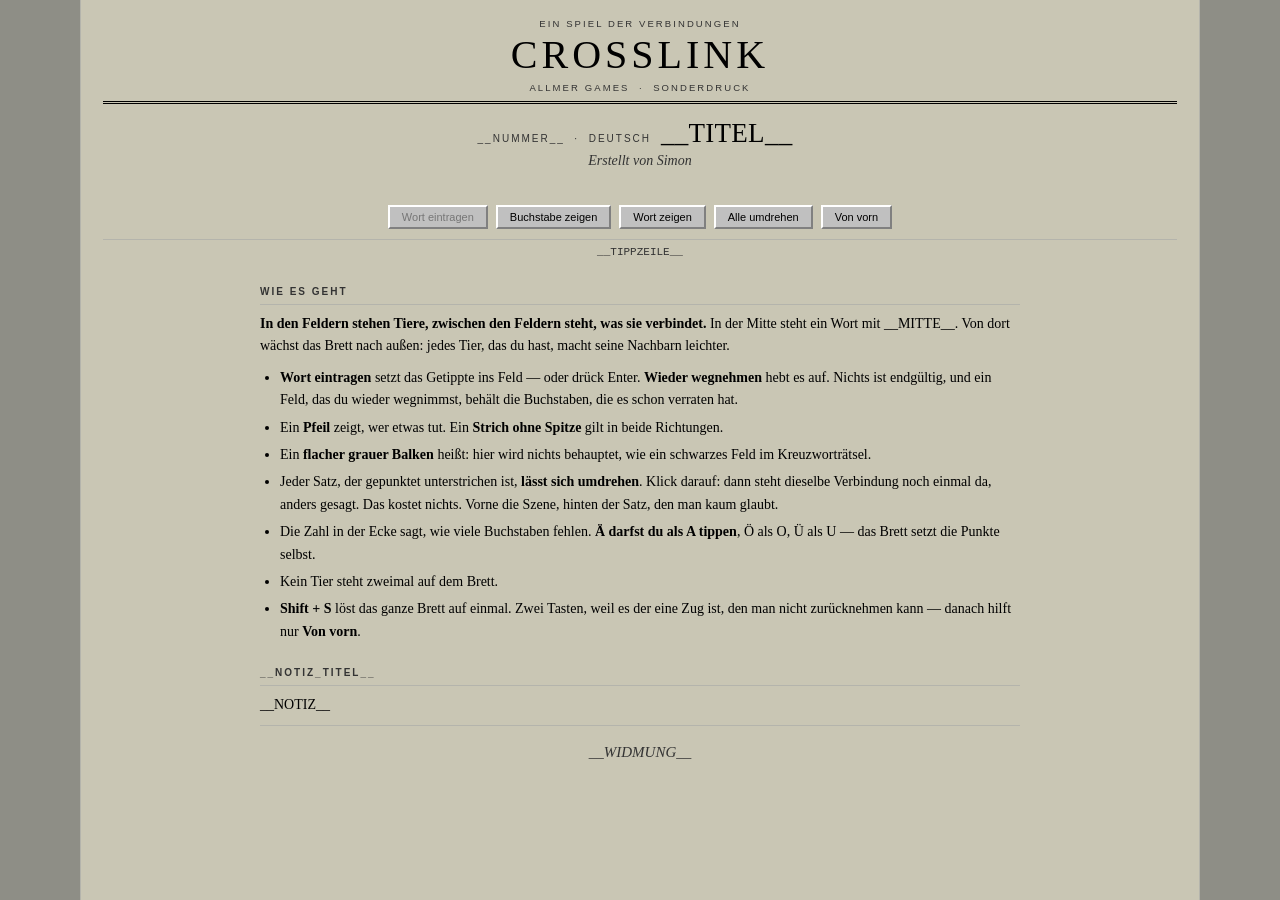
<file: Archive/Im Reich der Tiere/vorlage-spiel.html>
<!DOCTYPE html>
<html lang="de">
<head>
<meta charset="utf-8">
<meta name="viewport" content="width=device-width, initial-scale=1">
<title>__TITEL__ — Crosslink</title>
<style>
:root {
  --page:#8E8E86; --sheet:#C9C6B4; --card:#FFFFFF; --face:#C0C0C0;
  --bevel-hi:#FFFFFF; --bevel-lo:#808080;
  --ink:#000000; --ink-soft:#333333; --ink-faint:#767676;
  --link:#0000EE; --visited:#551A8B; --active:#EE0000; --hl:#FFFFCC;
  --rule:#B4B4AC; --barred:#9A9A92; --wrong:#CC0000; --wrong-bg:#FFDEDE;
  --wire:#8F8F86; --gold:#A97400;
  --serif:"Times New Roman",Times,Georgia,serif;
  --mono:"Courier New",Courier,monospace;
  --sans:Verdana,Geneva,Tahoma,Arial,Helvetica,sans-serif;
}
* { box-sizing:border-box; }
body { margin:0; background:var(--page); color:var(--ink); font-family:var(--serif);
       -webkit-text-size-adjust:100%; }
.sheet { max-width:1120px; margin:0 auto; background:var(--sheet); min-height:100vh;
         padding:18px 22px 40px; border-left:1px solid var(--rule); border-right:1px solid var(--rule); }

/* ---- masthead --------------------------------------------------- */
.masthead { text-align:center; border-bottom:3px double var(--ink); padding-bottom:8px; }
.masthead h1 { font-size:40px; letter-spacing:.10em; margin:2px 0 4px; font-weight:400; }
.masthead .rule { font-family:var(--sans); font-size:9.5px; letter-spacing:.22em;
                  text-transform:uppercase; color:var(--ink-soft); }
.head { display:flex; flex-wrap:wrap; align-items:baseline; gap:10px;
        justify-content:center; margin:14px 0 4px; }
.head h2 { font-size:27px; font-weight:400; margin:0; letter-spacing:.01em; }
.head .no { font-family:var(--sans); font-size:10px; letter-spacing:.2em;
            text-transform:uppercase; color:var(--ink-soft); }
.head .stars { color:var(--gold); font-size:14px; letter-spacing:.1em; }
.standfirst { text-align:center; font-style:italic; color:var(--ink-soft); font-size:14px; margin:0 0 16px; }

/* ---- the board -------------------------------------------------- */
.board-wrap { display:flex; justify-content:center; overflow-x:auto; }
.board { display:grid; gap:2px; width:max-content; transform-origin:top left; }
.board > div { display:flex; align-items:center; justify-content:center; text-align:center; }
.dead { }

.noun { position:relative; background:var(--card); border:2px solid;
        border-color:var(--bevel-hi) var(--bevel-lo) var(--bevel-lo) var(--bevel-hi);
        cursor:pointer; }
.noun.selected { background:var(--hl);
        border-color:var(--bevel-lo) var(--bevel-hi) var(--bevel-hi) var(--bevel-lo); }
.noun .slots { font-family:var(--mono); font-size:13px; font-weight:700; color:var(--link); line-height:1.1; }
.noun .slots span { display:inline-block; width:8px; margin:0 1px; border-bottom:1px solid var(--link); }
.noun .slots .rev { color:var(--active); border-bottom-color:var(--active); }
.noun .slots .caret { border-bottom-color:var(--active); animation:caret .9s steps(1) infinite; }
@keyframes caret { 50% { border-bottom-color:transparent; } }
.noun .word { font-family:var(--serif); font-size:13px; line-height:1.1; }
.noun .word span { display:inline-block; width:8px; margin:0 1px; text-align:center; }
.noun.done .word { color:var(--visited); border-bottom:1px solid var(--visited); }
.noun.given .word { color:var(--ink-faint); font-style:italic; }
.noun.wrong { background:var(--wrong-bg); }
.noun.wrong .word { color:var(--wrong); border-bottom-color:var(--wrong); text-decoration:line-through; }
.noun .tick { position:absolute; top:2px; right:4px; font-family:var(--mono);
              font-size:10px; color:var(--ink-soft); }
.noun .tick::before { content:"["; } .noun .tick::after { content:"]"; }

.gut { border:none; position:relative; padding:0 2px; }
.gut.barred::before { content:""; position:absolute; background:var(--barred); }
.gut.barred.h::before { left:22%; right:22%; top:50%; height:2px; }
.gut.barred.v::before { top:22%; bottom:22%; left:50%; width:2px; }
.gut.shown::before { content:""; position:absolute; background:var(--wire); }
.gut.shown.h::before { left:0; right:0; top:50%; height:1px; }
.gut.shown.v::before { top:0; bottom:0; left:50%; width:1px; }
.gut.shown .arrow { position:absolute; width:0; height:0; border:5px solid transparent; }
.gut.to-right .arrow { right:0; top:50%; margin-top:-5px; border-right-width:0; border-left-color:var(--link); }
.gut.to-left  .arrow { left:0;  top:50%; margin-top:-5px; border-left-width:0;  border-right-color:var(--link); }
.gut.to-down  .arrow { bottom:0; left:50%; margin-left:-5px; border-bottom-width:0; border-top-color:var(--link); }
.gut.to-up    .arrow { top:0;    left:50%; margin-left:-5px; border-top-width:0;    border-bottom-color:var(--link); }
.gut.level .arrow { display:none; }
.gut.shown.level::before { background:var(--ink-faint); }
.gut.shown.level.h::before { height:2px; margin-top:-1px; }
.gut.shown.level.v::before { width:2px; margin-left:-1px; }
.gut .label { position:relative; z-index:1; background:var(--sheet); font-family:var(--sans);
              font-size:10px; line-height:1.25; color:var(--ink); padding:0 3px; }
.gut.h .label { max-width:calc(100% - 20px); }
.gut.v .label { max-width:calc(100% - 4px); }
.gut.spent { opacity:.55; }
.gut.turnable .label { text-decoration:underline dotted var(--ink-faint); cursor:pointer; }
/* Rot: ein Satz, der noch zur Überarbeitung ansteht. ("neu": true im brett.json) */
.gut.neu .label { color:var(--wrong); }
.gut.neu.shown::before { background:var(--wrong); }
.gut.neu.to-right .arrow, .gut.neu.to-down .arrow { border-left-color:var(--wrong); border-top-color:var(--wrong); }
.gut.neu.to-left .arrow, .gut.neu.to-up .arrow { border-right-color:var(--wrong); border-bottom-color:var(--wrong); }
.gut.over .label { color:var(--gold); text-decoration-color:var(--gold); }

/* ---- tools ------------------------------------------------------ */
.tools { display:flex; flex-wrap:wrap; gap:8px; justify-content:center; margin:20px 0 6px; }
button { font-family:var(--sans); font-size:11px; padding:4px 12px; background:var(--face);
         color:var(--ink); border:2px solid; border-color:var(--bevel-hi) var(--bevel-lo) var(--bevel-lo) var(--bevel-hi);
         cursor:pointer; }
button:active { border-color:var(--bevel-lo) var(--bevel-hi) var(--bevel-hi) var(--bevel-lo); }
button.solid { font-weight:700; }
button:disabled { color:var(--ink-faint); font-weight:400; cursor:default; }
button:disabled:active { border-color:var(--bevel-hi) var(--bevel-lo) var(--bevel-lo) var(--bevel-hi); }
button[aria-pressed="true"] { border-color:var(--bevel-lo) var(--bevel-hi) var(--bevel-hi) var(--bevel-lo); font-weight:700; }
.status { font-family:var(--mono); font-size:11px; color:var(--ink-soft); text-align:center;
          border-top:1px solid var(--rule); margin-top:10px; padding-top:6px; min-height:18px; }

/* ---- the note --------------------------------------------------- */
.note { max-width:760px; margin:26px auto 0; font-size:14px; line-height:1.6; }
.note h3 { font-family:var(--sans); font-size:10px; letter-spacing:.2em; text-transform:uppercase;
           color:var(--ink-soft); border-bottom:1px solid var(--rule); padding-bottom:4px; margin:22px 0 8px; }
.note p { margin:0 0 9px; }
.note ul { margin:0 0 9px; padding-left:20px; } .note li { margin-bottom:5px; }
.note b { font-weight:700; }
.dedication { text-align:center; font-style:italic; font-size:15px; color:var(--ink-soft);
              border-top:1px solid var(--rule); margin-top:26px; padding-top:14px; }

/* ---- the win ---------------------------------------------------- */
.won { position:fixed; inset:0; background:rgba(0,0,0,.55); display:none;
       align-items:center; justify-content:center; padding:20px; z-index:9; }
.won.on { display:flex; }
.won .box { background:var(--sheet); border:2px solid; max-width:520px;
            border-color:var(--bevel-hi) var(--bevel-lo) var(--bevel-lo) var(--bevel-hi); padding:26px 30px; text-align:center; }
.won h2 { font-size:30px; font-weight:400; margin:0 0 10px; }
.won p { font-size:15px; line-height:1.6; margin:0 0 14px; }
.won .weiter { border-top:1px solid var(--rule); padding-top:12px; }
.won a { color:var(--link); }
.won a:visited { color:var(--visited); }
.won .wontools { display:flex; gap:8px; justify-content:center; }
@media (max-width:720px) { .sheet { padding:12px 10px 30px; } .masthead h1 { font-size:28px; } .head h2 { font-size:22px; } }
</style>
</head>
<body>
<div class="sheet">
  <div class="masthead">
    <div class="rule">Ein Spiel der Verbindungen</div>
    <h1>CROSSLINK</h1>
    <div class="rule">Allmer Games &nbsp;·&nbsp; Sonderdruck</div>
  </div>

  <div class="head">
    <span class="no">__NUMMER__ &nbsp;·&nbsp; Deutsch</span>
    <h2>__TITEL__</h2>
    <span class="stars" id="stars"></span>
  </div>
  <p class="standfirst">Erstellt von Simon</p>

  <div class="board-wrap"><div id="board" class="board" role="grid"></div></div>

  <div class="tools">
    <button id="eingeben" class="solid" disabled>Wort eintragen</button>
    <button id="verb">Buchstabe zeigen</button>
    <button id="wort">Wort zeigen</button>
    <!--RUECK--><button id="umdrehen" aria-pressed="false">Alle umdrehen</button><!--/RUECK-->
    <button id="neu">Von vorn</button>
  </div>
  <div class="status" id="status" data-idle="__TIPPZEILE__">__TIPPZEILE__</div>

  <div class="note">
    <h3>Wie es geht</h3>
    <p><b>In den Feldern stehen Tiere, zwischen den Feldern steht, was sie verbindet.</b>
       In der Mitte steht ein Wort mit __MITTE__.
       Von dort wächst das Brett nach außen: jedes Tier, das du hast, macht seine Nachbarn leichter.</p>
    <ul>
      <li><b>Wort eintragen</b> setzt das Getippte ins Feld — oder drück Enter.
          <b>Wieder wegnehmen</b> hebt es auf. Nichts ist endgültig, und ein Feld, das
          du wieder wegnimmst, behält die Buchstaben, die es schon verraten hat.</li>
      <li>Ein <b>Pfeil</b> zeigt, wer etwas tut. Ein <b>Strich ohne Spitze</b> gilt in beide
          Richtungen.</li>
      <!--BALKEN--><li>Ein <b>flacher grauer Balken</b> heißt: hier wird nichts behauptet, wie ein
          schwarzes Feld im Kreuzworträtsel.</li><!--/BALKEN-->
      <!--RUECK--><li>Jeder Satz, der gepunktet unterstrichen ist, <b>lässt sich umdrehen</b>. Klick darauf:
          dann steht dieselbe Verbindung noch einmal da, anders gesagt. Das kostet nichts.
          Vorne die Szene, hinten der Satz, den man kaum glaubt.</li><!--/RUECK-->
      <li>Die Zahl in der Ecke sagt, wie viele Buchstaben fehlen.<!--UMLAUT--> <b>Ä darfst du als A
          tippen</b>, Ö als O, Ü als U — das Brett setzt die Punkte selbst.<!--/UMLAUT--></li>
      <li>Kein Tier steht zweimal auf dem Brett.</li>
      <li><b>Shift + S</b> löst das ganze Brett auf einmal. Zwei Tasten, weil es der eine
          Zug ist, den man nicht zurücknehmen kann — danach hilft nur <b>Von vorn</b>.</li>
    </ul>
    <!--NOTIZ--><h3>__NOTIZ_TITEL__</h3>
    <p>__NOTIZ__</p><!--/NOTIZ-->
    <!--WIDMUNG--><p class="dedication" id="widmung">__WIDMUNG__</p><!--/WIDMUNG-->
  </div>
</div>

<div class="won" id="won"><div class="box">
  <h2>Gelöst.</h2>
  <p id="wontext"></p>
  <p class="weiter">Gratulation! Mehr Rätsel gibt es auf
     <a href="https://simonallmer.com/crosslink">simonallmer.com/crosslink</a>.</p>
  <div class="wontools">
    <button id="ansehen">Brett ansehen</button>
    <button id="nochmal">Von vorn</button>
  </div>
</div></div>

<script type="application/json" id="brett">
__BRETT__
</script>
<script>
__SPIEL__
</script>
</body>
</html>
</file>
<file: style.css>
/* Crosslink — the 1994 hypertext dress.
   The board is a page of links: a word you can reach is an unvisited link,
   a word you have placed is a visited one, and the verbs are the anchors
   between them, set small, because the wiring should never outweigh the words. */

:root {
  --page:      #8E8E86;          /* the grey behind the document */
  --sheet:     #C6C6BE;          /* the document itself: 1994 default grey */
  --card:      #FFFFFF;          /* a link box, a panel, anything you can read into */
  --face:      #C0C0C0;          /* chrome: buttons, status bar */
  --bevel-hi:  #FFFFFF;
  --bevel-lo:  #808080;
  --bevel-lo2: #4C4C4C;

  --ink:       #000000;
  --ink-soft:  #333333;
  --ink-faint: #767676;

  --link:      #0000EE;          /* unvisited */
  --visited:   #551A8B;          /* placed */
  --active:    #EE0000;
  --hl:        #FFFFCC;          /* the square you are standing in */

  --rule:      #B4B4AC;
  --barred:    #9A9A92;
  --wrong:     #CC0000;
  --wrong-bg:  #FFDEDE;

  --wire:      #8F8F86;
  --caught:    #0B6B34;
  --red:       #B3251F;   --red-pale:   #F6DEDC;
  --gold:      #A97400;   --gold-pale:  #F7EBCC;
  --green:     #1F6B33;   --green-pale: #DEEFE0;
  --navy:      #1B3A8C;   --navy-pale:  #DEE4F6;
  --serif: "Times New Roman", Times, Georgia, serif;
  --mono:  "Courier New", Courier, monospace;
  --sans:  Verdana, Geneva, Tahoma, Arial, Helvetica, sans-serif;
}
/* Dark is offered two ways: the system asks for it, or the sun/moon in the
   toolbar says so. A manual choice wins over the system either way, which is
   why the media query steps aside for [data-theme="light"]. */
@media (prefers-color-scheme: dark) {
  :root:not([data-theme="light"]) {
    --page:      #0E0E0D;
    --sheet:     #232320;
    --card:      #121212;
    --face:      #2E2E2E;
    --bevel-hi:  #565656;
    --bevel-lo:  #000000;
    --bevel-lo2: #000000;
    --ink:       #E8E8E4;
    --ink-soft:  #BDBDB8;
    --ink-faint: #8A8A84;
    --link:      #6FA8FF;
    --visited:   #C79BFF;
    --active:    #FF7B7B;
    --hl:        #3A3620;
    --rule:      #3C3C38;
    --barred:    #4A4A44;
    --wrong:     #FF8A8A;
    --wrong-bg:  #3A1616;
    --wire:      #55554E;
    --caught:    #63CE90;
    --red:       #E58A84;   --red-pale:   #33201F;
    --gold:      #D9AE4A;   --gold-pale:  #322A16;
    --green:     #6FC684;   --green-pale: #16281A;
    --navy:      #8AA4E8;   --navy-pale:  #1A1F33;
  }
}
:root[data-theme="dark"] {
    --page:      #0E0E0D;
    --sheet:     #232320;
    --card:      #121212;
    --face:      #2E2E2E;
    --bevel-hi:  #565656;
    --bevel-lo:  #000000;
    --bevel-lo2: #000000;
    --ink:       #E8E8E4;
    --ink-soft:  #BDBDB8;
    --ink-faint: #8A8A84;
    --link:      #6FA8FF;
    --visited:   #C79BFF;
    --active:    #FF7B7B;
    --hl:        #3A3620;
    --rule:      #3C3C38;
    --barred:    #4A4A44;
    --wrong:     #FF8A8A;
    --wrong-bg:  #3A1616;
    --wire:      #55554E;
    --caught:    #63CE90;
    --red:       #E58A84;   --red-pale:   #33201F;
    --gold:      #D9AE4A;   --gold-pale:  #322A16;
    --green:     #6FC684;   --green-pale: #16281A;
    --navy:      #8AA4E8;   --navy-pale:  #1A1F33;
  }

/* ---- one board, one colour ---------------------------------------- */

/* Six boards, six papers. The tint lands on `--sheet` and nothing else, which
   is enough: the sheet is the document, the two side windows, and the little
   chips the wires pass behind, so all of it turns at once and nothing has to be
   re-tinted by hand. `--card` stays white, because a square you write into is
   paper and must not be tinted, and `--page` stays grey, because the desktop
   the window sits on does not belong to the puzzle.

   Every value is picked at roughly the luminance of the default #C6C6BE, so the
   two-tone bevels keep working and black type keeps its contrast. A colour that
   is merely darker reads as a different UI; a colour at the same weight reads
   as different paper, which is the intention.

   Specificity note. These sit on `body`, and the palettes sit on `:root`. Body
   is a child of root, so its own declaration shadows the inherited one whatever
   the selectors weigh — which means the dark rules cannot be left out, or a
   dark board would inherit the light tint. They are written twice for the same
   reason the palette is: once for the system preference, once for the toggle. */
/* The desktop behind the window takes the same colour, carried down by the same
   amount the default grey sits below the default paper — #C6C6BE over #8E8E86,
   which is 0x38 off every channel. Applying the measured distance rather than
   picking a second colour by eye is what keeps the pair reading as one surface
   under another, and not as two colours that happen to be nearby. */
body[data-hue="sand"]  { --sheet: #D6CBA4; --page: #9E936C; }   /* No. 1, the desert */
body[data-hue="blue"]  { --sheet: #B6C4D2; --page: #7E8C9A; }   /* No. 2, the sea */
body[data-hue="crust"] { --sheet: #C9B597; --page: #917D5F; }   /* No. 3, a baked crust */
body[data-hue="green"] { --sheet: #B7C7AC; --page: #7F8F74; }   /* No. 4, the garden */
body[data-hue="grey"]  { --sheet: #B9B9B6; --page: #81817E; }   /* No. 5, newsprint and lead */
body[data-hue="red"]   { --sheet: #CDAFA6; --page: #95776E; }   /* No. 6, firebrick */
/* The English run is sand through to firebrick — six warm earths in a line.
   The German shelf opens outside it on purpose: a new shelf reads as a new
   shelf before a word of it is read. Brett № 1, nine creatures leading double
   lives in a city. */
body[data-hue="plum"]  { --sheet: #C6B0BC; --page: #8E7884; }   /* de № 1, a sour plum */
body[data-hue="america"] { --sheet: #C5CBE0; --page: #8B93AD; } /* american flag blue */

@media (prefers-color-scheme: dark) {
  :root:not([data-theme="light"]) body[data-hue="sand"]  { --sheet: #272318; --page: #100E08; }
  :root:not([data-theme="light"]) body[data-hue="blue"]  { --sheet: #1B2129; --page: #090C11; }
  :root:not([data-theme="light"]) body[data-hue="crust"] { --sheet: #272019; --page: #100D09; }
  :root:not([data-theme="light"]) body[data-hue="green"] { --sheet: #1D2620; --page: #0A100C; }
  :root:not([data-theme="light"]) body[data-hue="grey"]  { --sheet: #242424; --page: #0F0F0F; }
  :root:not([data-theme="light"]) body[data-hue="red"]   { --sheet: #2B1E1C; --page: #120C0B; }
  :root:not([data-theme="light"]) body[data-hue="plum"]  { --sheet: #261C22; --page: #0F0A0D; }
  :root:not([data-theme="light"]) body[data-hue="america"] { --sheet: #1A1D30; --page: #0D0F1A; }
}
:root[data-theme="dark"] body[data-hue="sand"]  { --sheet: #272318; --page: #100E08; }
:root[data-theme="dark"] body[data-hue="blue"]  { --sheet: #1B2129; --page: #090C11; }
:root[data-theme="dark"] body[data-hue="crust"] { --sheet: #272019; --page: #100D09; }
:root[data-theme="dark"] body[data-hue="green"] { --sheet: #1D2620; --page: #0A100C; }
:root[data-theme="dark"] body[data-hue="grey"]  { --sheet: #242424; --page: #0F0F0F; }
:root[data-theme="dark"] body[data-hue="red"]   { --sheet: #2B1E1C; --page: #120C0B; }
:root[data-theme="dark"] body[data-hue="plum"]  { --sheet: #261C22; --page: #0F0A0D; }
:root[data-theme="dark"] body[data-hue="america"] { --sheet: #1A1D30; --page: #0D0F1A; }

/* American-themed puzzles: blue background with stars */
body[data-hue="america"] {
  background-color: var(--page);
  background-image: url("data:image/svg+xml,%3Csvg width='60' height='60' xmlns='http://www.w3.org/2000/svg'%3E%3Cpath d='M30 5l2 6h6l-5 4 2 6-5-4-5 4 2-6-5-4h6z' fill='%23ffffff' opacity='.22'/%3E%3Cpath d='M10 35l1.5 4.5h4.5l-3.5 3 1.5 4.5-3.5-3-3.5 3 1.5-4.5-3.5-3h4.5z' fill='%23ffffff' opacity='.16'/%3E%3Cpath d='M50 40l1.5 4.5h4.5l-3.5 3 1.5 4.5-3.5-3-3.5 3 1.5-4.5-3.5-3h4.5z' fill='%23ffffff' opacity='.16'/%3E%3C/svg%3E");
}
:root[data-theme="dark"] body[data-hue="america"],
:root:not([data-theme="light"]) body[data-hue="america"] {
  background-color: var(--page);
  background-image: url("data:image/svg+xml,%3Csvg width='60' height='60' xmlns='http://www.w3.org/2000/svg'%3E%3Cpath d='M30 5l2 6h6l-5 4 2 6-5-4-5 4 2-6-5-4h6z' fill='%23ffffff' opacity='.22'/%3E%3Cpath d='M10 35l1.5 4.5h4.5l-3.5 3 1.5 4.5-3.5-3-3.5 3 1.5-4.5-3.5-3h4.5z' fill='%23ffffff' opacity='.16'/%3E%3Cpath d='M50 40l1.5 4.5h4.5l-3.5 3 1.5 4.5-3.5-3-3.5 3 1.5-4.5-3.5-3h4.5z' fill='%23ffffff' opacity='.16'/%3E%3C/svg%3E");
}

* { box-sizing: border-box; }
body {
  margin: 0; padding: 0;
  -webkit-text-size-adjust: 100%;
  color: var(--ink);
  font-family: var(--serif); font-size: 16px; line-height: 1.45;
  background-color: var(--page);
  background-image:
    repeating-linear-gradient(0deg,  rgba(255,255,255,.05) 0 1px, transparent 1px 3px),
    repeating-linear-gradient(90deg, rgba(0,0,0,.05)       0 1px, transparent 1px 3px);
}

/* Anything printed with a `data-lex` opens the Lexicon when clicked, so it is
   dressed as a link wherever it stands — blue and underlined, the unvisited
   colour, because a name in the epigraph is not a word you have placed. The
   sentences overrule this further down: a word set on the board is a link you
   have been down, and goes purple. */
[data-lex] { color: var(--link); text-decoration: underline; }

/* The document sits on the grey like a window on a desktop, and two more
   windows may be opened either side of it. */
.desktop {
  display: flex; align-items: flex-start; justify-content: center;
  gap: 14px; padding: 18px 14px 40px; flex-wrap: wrap;
}
main {
  flex: 0 1 auto; width: 100%; max-width: 700px; padding: 0 26px;
  background: var(--sheet);
  border: 2px solid; border-color: var(--bevel-hi) var(--bevel-lo2) var(--bevel-lo2) var(--bevel-hi);
}
body.wide main { max-width: 1000px; }

.win {
  flex: 0 0 240px; width: 240px;
  background: var(--sheet);
  border: 2px solid; border-color: var(--bevel-hi) var(--bevel-lo2) var(--bevel-lo2) var(--bevel-hi);
}
/* The side windows flank the board only when all three genuinely fit; below
   that they fall in underneath it, in the order they were opened, rather than
   wrapping above the page they belong to. */
.wrap-break { flex: 0 0 100%; height: 0; }
@media (min-width: 1240px) {
  body:not(.wide) #win-script  { order: -1; }
  body:not(.wide) #win-lex     { order:  1; }
  body:not(.wide) .wrap-break  { display: none; }
}
@media (min-width: 1540px) {
  body.wide #win-script { order: -1; }
  body.wide #win-lex    { order:  1; }
  body.wide .wrap-break { display: none; }
}

/* title bars */
.win-bar {
  display: flex; align-items: center; justify-content: space-between; gap: 8px;
  background: linear-gradient(90deg, #000080, #2A72C8);
  color: #FFFFFF; padding: 3px 3px 3px 7px;
  font-family: var(--sans); font-size: 11px; font-weight: 700; letter-spacing: .01em;
}
.win-title { overflow: hidden; text-overflow: ellipsis; white-space: nowrap; }
.main-bar { margin: 0 -26px 18px; }
.win-x {
  flex: 0 0 auto; width: 17px; height: 15px; padding: 0;
  font-family: var(--sans); font-size: 8px; line-height: 1; color: var(--ink);
  background: var(--face); border-radius: 0;
  border: 2px solid; border-color: var(--bevel-hi) var(--bevel-lo) var(--bevel-lo) var(--bevel-hi);
}
.win-x:active { border-color: var(--bevel-lo) var(--bevel-hi) var(--bevel-hi) var(--bevel-lo); }

.win-body {
  margin: 8px; padding: 8px; background: var(--card);
  border: 2px solid; border-color: var(--bevel-lo) var(--bevel-hi) var(--bevel-hi) var(--bevel-lo);
  max-height: 74vh; overflow-y: auto;
}

/* left window: the written form */
.script { list-style: none; margin: 0; padding: 0; }
.script li { font-family: var(--serif); font-size: 14px; line-height: 1.35; margin: 0 0 8px; }
.script li.open { color: var(--ink-faint); }
.script li.closed { color: var(--ink); }
.script li em { font-style: normal; color: var(--visited); text-decoration: underline; }
.script li em:hover { color: var(--active); }
.script li .gap { font-family: var(--mono); font-size: 12px; color: var(--ink-faint); letter-spacing: .1em; }

/* right window: the lexicon */
.lex-word { font-family: var(--serif); font-size: 21px; font-weight: 700; margin: 0; }
.lex-pos { font-family: var(--serif); font-style: italic; font-size: 13px; color: var(--ink-soft); margin: 0 0 8px; }
.lex-senses { margin: 0 0 4px; padding: 0 0 0 18px; }
.lex-senses li { font-family: var(--serif); font-size: 14px; line-height: 1.35; margin: 0 0 5px; }
.lex-note { font-family: var(--sans); font-size: 11px; color: var(--ink-faint); margin: 0; }
.lex-head {
  font-family: var(--mono); font-size: 10px; text-transform: uppercase; letter-spacing: .1em;
  color: var(--ink-faint); margin: 14px 0 6px; border-top: 1px solid var(--rule); padding-top: 8px;
}
.lex-list { list-style: none; margin: 0; padding: 0; }
.lex-list li { display: inline; }
.lex-list button {
  font-family: var(--serif); font-size: 14px; color: var(--visited);
  background: none; border: 0; padding: 0 8px 3px 0;
  text-decoration: underline;
}
.lex-list button.here { color: var(--active); font-weight: 700; }
.lex-list .gap { font-family: var(--sans); font-size: 11px; color: var(--ink-faint); }

/* ---- masthead ---------------------------------------------------- */

header { border-bottom: 2px ridge var(--bevel-hi); padding-bottom: 12px; }
.eyebrow {
  font-family: var(--mono); font-size: 11px; text-transform: uppercase;
  letter-spacing: .08em; color: var(--ink-faint); margin: 0 0 6px;
}
.eyebrow::before { content: "\2190 \2192  "; letter-spacing: 0; }
h1 { font-family: var(--serif); font-size: 34px; font-weight: 700; margin: 0 0 8px; line-height: 1.1; }
.standfirst { margin: 0; color: var(--ink-soft); font-size: 15px; max-width: 60ch; }

/* ---- chrome ------------------------------------------------------ */

.controls { display: flex; align-items: center; gap: 14px; margin: 14px 0 18px; flex-wrap: wrap; }
.toggle {
  font-family: var(--sans); font-size: 11px; color: var(--ink-soft);
  display: inline-flex; align-items: center; gap: 6px;
}
select#which, button.ghost {
  font-family: var(--sans); font-size: 11px; color: var(--ink);
  background: var(--face); padding: 4px 10px; min-height: 26px;
  border: 2px solid; border-color: var(--bevel-hi) var(--bevel-lo) var(--bevel-lo) var(--bevel-hi);
  border-radius: 0;
}
select#which { padding: 3px 4px; }
button.ghost:active:not(:disabled) {
  border-color: var(--bevel-lo) var(--bevel-hi) var(--bevel-hi) var(--bevel-lo);
}
button.ghost:disabled { color: var(--ink-faint); }
button.ghost.solid:not(:disabled) { font-weight: 700; }

/* ---- the board --------------------------------------------------- */

.board-scroll { overflow-x: auto; overflow-y: hidden; -webkit-overflow-scrolling: touch; }
.board { display: grid; gap: 2px; width: max-content; }
.board > div { display: flex; align-items: center; justify-content: center; text-align: center; }

/* Every square can be written in, so every square is a box: white paper on the
   grey, raised, waiting. There is no longer such a thing as a square you cannot
   reach — only one you have not reached yet. */
.noun {
  position: relative; background: var(--card); border: 2px solid;
  border-color: var(--bevel-hi) var(--bevel-lo) var(--bevel-lo) var(--bevel-hi);
}
/* The frontier used to be marked here — `outline: 1px dashed var(--link)` on
   every square a placed word touched. Cut at 3.12. Inset four pixels and dashed,
   it read as a ring of blue dots loose inside the box rather than as a property
   of the square, and it was the only decoration on the board that was not
   either a word or a wire. The class is still set on the element, so a hint
   that wants those squares can have them without going back through app.js. */
.noun.selected {
  background: var(--hl);
  border-color: var(--bevel-lo) var(--bevel-hi) var(--bevel-hi) var(--bevel-lo);
}

.noun .slots { font-family: var(--mono); font-size: 15px; font-weight: 700; color: var(--link); line-height: 1.1; }
.noun .slots span {
  display: inline-block; width: 12px; margin: 0 2px; text-align: center;
  border-bottom: 2px solid var(--wire);
}
.noun .slots .rev { color: var(--active); border-bottom-color: var(--active); }
.noun .slots .caret { border-bottom-color: var(--active); animation: caret .9s steps(1) infinite; }
/* the caret blinks between red and the wire grey — never to nothing, so the
   number of slots stays countable while you type */
@keyframes caret { 50% { border-bottom-color: var(--wire); } }

/* The entered word stands in the same boxes the letters were typed into, at the
   same size: entering a word must not move it. Only the hand changes — Courier
   while you are writing it, Times once the board has taken it. */
.noun .word { font-family: var(--serif); font-size: 15px; line-height: 1.1; }
.noun .word span { display: inline-block; width: 12px; margin: 0 2px; text-align: center; }
/* A placed word is marked by an underline beneath each of its letters rather
   than beneath the whole block. A container underline wraps to the bottom of
   the last line only, so a word that folded onto two rows read as a single
   link-line beneath two lines of letters; letter by letter, every row carries
   its own even rule and the word keeps its marking whether it sits on one row
   or two. */
.noun.done-clean   .word { color: var(--visited); }
.noun.done-clean   .word span { border-bottom: 1px solid var(--visited); }
.noun.done-partial .word { color: var(--visited); }
.noun.done-partial .word span { border-bottom: 1px dotted var(--visited); }
.noun.done-given   .word { color: var(--ink-faint); font-style: italic; }
.noun.wrong { background: var(--wrong-bg); }
.noun.wrong .word { color: var(--wrong); text-decoration: line-through; }
.noun.wrong .word span { border-bottom-color: var(--wrong); }
/* The 3x3 sheet (the small lattice) sets its words a touch smaller and a touch
   tighter than the 5x5, so a long noun still fits its syllables instead of
   crowding against the box. It is applied to the typed slots and the placed
   word alike, so entering a word never moves it. */
.board[data-size="3"] .noun .slots { font-size: 13px; }
.board[data-size="3"] .noun .slots span { width: 10px; margin: 0 1.5px; }
.board[data-size="3"] .noun .word  { font-size: 13px; }
.board[data-size="3"] .noun .word span { width: 10px; margin: 0 1.5px; }
.board[data-size="5"] .noun .slots { font-size: 13px; }
.board[data-size="5"] .noun .slots span { width: 9px; margin: 0 1.5px; }
.board[data-size="5"] .noun .word  { font-size: 13px; }
.board[data-size="5"] .noun .word span { width: 9px; margin: 0 1.5px; }

.noun .tick { position: absolute; top: 2px; right: 4px; font-family: var(--mono); font-size: 10px; color: var(--ink-soft); }
.noun .tick::before { content: "["; }
.noun .tick::after  { content: "]"; }

/* the wiring: small, monospaced, and out of the way */
.gut { border: none; }
.gut.shown { position: relative; padding: 0 2px; }

/* the wire itself, running the length of the gutter */
.gut.shown::before { content: ""; position: absolute; background: var(--wire); }
.gut.shown.h::before { left: 0; right: 0; top: 50%; height: 1px; }
.gut.shown.v::before { top: 0; bottom: 0; left: 50%; width: 1px; }

/* the head, sitting where the wire enters the square it points at */
.gut.shown .arrow { position: absolute; width: 0; height: 0; border: 5px solid transparent; }
.gut.to-right .arrow { right: 0; top: 50%; margin-top: -5px; border-right-width: 0; border-left-color: var(--link); }
.gut.to-left  .arrow { left: 0;  top: 50%; margin-top: -5px; border-left-width: 0;  border-right-color: var(--link); }
.gut.to-down  .arrow { bottom: 0; left: 50%; margin-left: -5px; border-bottom-width: 0; border-top-color: var(--link); }
.gut.to-up    .arrow { top: 0;    left: 50%; margin-left: -5px; border-top-width: 0;    border-bottom-color: var(--link); }
/* R2, the equivalence: a plain line, no head. Specced in §2 at 0.3 and built at
   3.1. The arrowhead is not hidden but never drawn — an eq has no direction to
   hide — and the wire is drawn a shade heavier so a headless line reads as a
   deliberate kind of join rather than as an arrow that failed to render. */
.gut.level .arrow { display: none; }
.gut.shown.level::before { background: var(--ink-faint); }
.gut.shown.level.h::before { height: 2px; margin-top: -1px; }
.gut.shown.level.v::before { width: 2px; margin-left: -1px; }

/* the verb, printed on the wire */
.gut.shown .label {
  position: relative; z-index: 1; background: var(--sheet);
  font-family: var(--sans); font-size: 10px; line-height: 1.25;
  color: var(--ink); padding: 0 3px;
}

/* The room a label must leave for its arrowhead depends on which way the wire
   runs, and for a long time it did not: one `max-width: calc(100% - 22px)` was
   applied to both axes. On a horizontal gutter that is right — the head sits at
   the left or the right end, so the width is what has to be given up. On a
   VERTICAL gutter the head sits at top or bottom centre, so twenty-two pixels of
   width buys nothing and costs a line: "is soft enough to cast and hard enough
   for" was squeezed into 76px, wrapped to four lines, overflowed a 42px gutter
   and printed itself over its own arrow.

   So the reserve now follows the axis. A vertical label gets the full column
   and gives up height instead, and the gutter rows are a few pixels taller so
   three lines and an arrowhead both fit without touching. */
.gut.shown.h .label { max-width: calc(100% - 20px); }
.gut.shown.v .label { max-width: calc(100% - 4px);  }

/* A verb whose two words are both down leaves only its wire — and comes back,
   like a tooltip, the moment you go looking for it. */
/* A connection whose two words are both down stays written out. It fades, so
   the eye goes to the open ones first, but it is never taken away: the board is
   a page of sentences, and a sentence you have earned should still be readable
   without hovering for it. */
.gut.spent { opacity: .55; }

/* ---- a connection with two faces ---------------------------------- */
/* A turnable gutter is marked, and marked quietly: a dotted underline on the
   label, which is what 1994 used for a thing you could click that was not a
   link. No icon, no badge — the board already has as many marks as it can
   carry, and this one has to sit under 34 of them at once without shouting. */
.gut.turnable .label {
  /* no cursor here: cursors.css owns it outright, and a rule in this file would
     outrank the one over there. The hand is added to its list instead.

     text-decoration, not border-bottom: a border is part of the box and adds a
     pixel of height, which is a pixel these gutters do not have — it pushed
     "is soft enough to cast and hard enough for" over the A2d line the moment
     the mark was added. An underline lives inside the line box and costs
     nothing. */
  text-decoration: underline dotted var(--ink-faint);
  text-underline-offset: 2px;
}

/* ---- the trifecta ----------------------------------------------------- */
/* A trifecta board's gutter is a span of one of its six lines. The line's
   sentence is split at its word seats, so each gutter carries the stretch that
   runs up to the next word — written on its own coloured wire, exactly as a
   net's gutter carries its verb between two squares — and the whole sentence
   reads across the two wires with the middle word seated between them. Six
   lines, six colours, one per unique sentence; the arrowhead tells the reading
   order and the wire tells which line the span belongs to. */

.gut.shown.trifecta { padding: 0 2px; }
.gut.shown.trifecta.h::before { background: var(--ln); height: 3px; margin-top: -1.5px; }
.gut.shown.trifecta.v::before { background: var(--ln); width: 3px; margin-left: -1.5px; }

.gut.trifecta.to-right .arrow { border-left-color: var(--ln); }
.gut.trifecta.to-left  .arrow { border-right-color: var(--ln); }
.gut.trifecta.to-down  .arrow { border-top-color: var(--ln); }
.gut.trifecta.to-up    .arrow { border-bottom-color: var(--ln); }

.gut.trifecta.line-r0, .line-r0 { --ln: #C4423A; }
.gut.trifecta.line-r1, .line-r1 { --ln: #3E7A3E; }
.gut.trifecta.line-r2, .line-r2 { --ln: #7A4A9E; }
.gut.trifecta.line-c0, .line-c0 { --ln: #2E6FA0; }
.gut.trifecta.line-c1, .line-c1 { --ln: #C07A1E; }
.gut.trifecta.line-c2, .line-c2 { --ln: #2A8A86; }

/* In the clue panel, the script window and the closing page, a line reads as a
   coloured swatch before its words — the same signal as the wire on the board. */
ul#routes li.line, ul#script-list li.line, ul#sentences li.line {
  border-left: 4px solid var(--ln); padding-left: 8px; margin-left: 2px; }
.gut.turnable:hover .label {
  color: var(--link); text-decoration-color: var(--link);
}

/* The face that is showing. `over` is the back, and it is tinted rather than
   restyled — same size, same face, so a turned board still reads as one board
   and you can see at a glance which gutters you have been into. */
.gut.over .label {
  color: var(--visited);
  text-decoration: underline dashed var(--visited);
  text-underline-offset: 2px;
}

/* The turn. Scaling X to zero and back is the whole trick, and it is the right
   trick: it is what a card does, it costs one property, and it degrades to an
   instant swap wherever the animation does not run. The label is repainted at
   the midpoint by the redraw, so the text changes while the card is edge-on. */
@keyframes gut-turn {
  0%   { transform: scaleX(1); }
  49%  { transform: scaleX(.04); }
  50%  { transform: scaleX(.04); }
  100% { transform: scaleX(1); }
}
/* Only the gutter that was just clicked, never all thirty-four: the board is
   rebuilt from scratch on every keystroke, so an animation on `.turnable` would
   set the whole page shivering each time a letter went in. */
.gut.turning .label { animation: gut-turn 260ms ease-in-out; }
@media (prefers-reduced-motion: reduce) {
  .gut.turning .label { animation: none; }
}
.gut.barred::after { content: ""; width: 46%; height: 2px; background: var(--barred); }
.board[data-size="3"] .gut.shown .label { font-size: 11px; }
.dead::after { content: "+"; font-family: var(--mono); font-size: 9px; color: var(--rule); }

#ghost-input {
  position: fixed; top: 0; left: 0;
  width: 1px; height: 1px; padding: 0; border: 0;
  font-size: 16px; opacity: 0.01; background: transparent; color: transparent;
  pointer-events: none;
}

/* ---- the panel: the browser's own little report ------------------- */

.panel {
  margin-top: 18px; min-height: 96px; background: var(--card); padding: 10px 12px;
  border: 2px solid; border-color: var(--bevel-lo) var(--bevel-hi) var(--bevel-hi) var(--bevel-lo);
}
.panel-empty { color: var(--ink-faint); font-family: var(--sans); font-size: 12px; margin: 0; }
.panel-head {
  margin: 0 0 8px; font-family: var(--mono); font-size: 10px;
  letter-spacing: .1em; text-transform: uppercase; color: var(--ink-faint);
}
.routes { list-style: none; margin: 0 0 12px; padding: 0; }
.routes li { font-family: var(--serif); font-size: 16px; margin: 0 0 4px; color: var(--ink); }
.routes li::before { content: "\25B8 "; color: var(--link); }
.routes li em { font-style: normal; color: var(--visited); text-decoration: underline; }
.routes li .gap { font-family: var(--mono); color: var(--ink-faint); }
.routes li.more { font-family: var(--sans); font-size: 11px; color: var(--link); text-decoration: underline; margin-top: 8px; }
.routes li.more::before { content: none; }
.hint-row { display: flex; align-items: center; gap: 10px; flex-wrap: wrap; }
.note { font-family: var(--sans); font-size: 11px; color: var(--ink-faint); }
.message { margin: 10px 0 0; font-family: var(--sans); font-size: 12px; min-height: 18px; color: var(--wrong); }
.message.ok { color: var(--ink-soft); }

/* ---- the close --------------------------------------------------- */

.finish { margin-top: 26px; border-top: 2px ridge var(--bevel-hi); padding-top: 18px; }
.finish h2 { font-family: var(--serif); font-weight: 700; font-size: 24px; margin: 0 0 6px; }
.finish-sub { margin: 0 0 14px; color: var(--ink-soft); font-family: var(--sans); font-size: 12px; }
.sentences { list-style: none; margin: 0; padding: 0; }
.sentences li { font-family: var(--serif); font-size: 16px; margin: 0 0 5px; color: var(--ink-soft); }
.sentences li .n { color: var(--visited); text-decoration: underline; }

/* ---- status bar --------------------------------------------------- */

/* Two panes, as a status bar of the period had: what the page is doing on the
   left, whose page it is on the right. */
footer {
  display: flex; align-items: baseline; gap: 12px;
  margin: 22px -26px 0; background: var(--face); padding: 4px 8px;
  border-top: 2px solid; border-color: var(--bevel-lo) transparent transparent;
}
footer p { margin: 0; font-family: var(--mono); font-size: 10px; color: var(--ink-soft);
  white-space: nowrap; overflow: hidden; text-overflow: ellipsis; }
footer p:first-child { flex: 1 1 auto; }
footer .notice { flex: 0 0 auto; }
/* A trailing space inside `content` is collapsed away, so the flag sat against
   the first word with nothing between them. The gap has to be a margin. */
footer p:first-child::before { content: "\2691"; margin-right: 7px; }

@media (max-width: 640px) {
  /* Two panes do not fit; the notice is the one that goes, being the one a
     reader can find in the source and does not need on a phone. */
  footer .notice { display: none; }
}

@media (max-width: 640px) {
  .desktop { padding: 0 0 30px; gap: 10px; }
  main { padding: 0 14px; border-width: 0; }
  .main-bar { margin: 0 -14px 16px; }
  h1 { font-size: 26px; }
  footer { margin: 18px -14px 0; }
  .win { flex: 1 1 auto; width: auto; align-self: stretch; margin: 0 8px; }
}

/* ======================================================================
   The site around the board: a toolbar, a front page, and three indexes.
   ====================================================================== */

.toolbar {
  position: relative;
  display: flex; align-items: center; gap: 6px;
  margin: 0 -26px 18px; padding: 4px 8px;
  background: var(--face); border-bottom: 1px solid var(--bevel-lo);
}
/* Every control in the bar is 26px tall and nothing it contains may change
   that. The heights used to come out of the content, and so there were seven
   of them across eight buttons: 40px for `\u25C0 Back`, because the triangle
   carries a taller glyph box than the letters beside it; 33px for the language
   button, which sets 8px around an 11px span; 21px for the icon button, which
   sets `line-height: 0`. The bar read as a row of buttons at different
   altitudes. A declared height and a centring box settle all of it at once,
   and 26px is not a new number — it is what `button.ghost` has always used. */
.tool {
  height: 26px;
  display: inline-flex; align-items: center; justify-content: center;
  font-family: var(--sans); font-size: 11px; color: var(--ink);
  background: var(--face); padding: 0 9px; border-radius: 0;
  border: 2px solid; border-color: var(--bevel-hi) var(--bevel-lo) var(--bevel-lo) var(--bevel-hi);
}
.tool:active:not(:disabled) { border-color: var(--bevel-lo) var(--bevel-hi) var(--bevel-hi) var(--bevel-lo); }
.tool:disabled { color: var(--ink-faint); }
.loc-label { font-family: var(--sans); font-size: 11px; color: var(--ink-soft); margin-left: 6px; }
.tool.arrow { padding: 0 6px; font-size: 8px; line-height: 1; }
#sound-toggle { min-width: 54px; }
#sound-toggle.off { color: var(--ink-faint); }
.tool.ico { padding: 0 6px; line-height: 0; }
/* Same pixel hand as the sun and the moon above, and crisp for the same
   reason: it is a drawing of an arrow on a grid, not a letterform, and it must
   not be softened into one. It greys out with the word beside it, because a
   disabled button whose arrow stayed black would read as half-live. */
.tool .ico-back {
  flex: 0 0 auto; width: 4px; height: 7px; margin-right: 6px;
  fill: var(--ink); shape-rendering: crispEdges;
}
.tool:disabled .ico-back { fill: var(--ink-faint); }
.tool.ico svg { width: 13px; height: 13px; display: block; fill: var(--ink); shape-rendering: crispEdges; }
#theme-toggle .ico-moon { display: none; }
#theme-toggle.is-dark .ico-sun { display: none; }
#theme-toggle.is-dark .ico-moon { display: block; }
.sitelist {
  position: absolute; z-index: 20; right: 8px; top: 100%; margin: 0; padding: 3px;
  list-style: none; min-width: 236px; background: var(--card);
  border: 2px solid; border-color: var(--bevel-hi) var(--bevel-lo2) var(--bevel-lo2) var(--bevel-hi);
  box-shadow: 2px 2px 0 rgba(0,0,0,.28);
}
.sitelist a {
  display: block; padding: 3px 8px; text-decoration: none;
  font-family: var(--mono); font-size: 11px; color: var(--link);
}
.sitelist a:hover { background: #000080; color: #FFFFFF; }

/* The language list hangs in the same drawer as the site list — one toolbar,
   one kind of menu — but its rows are buttons and not links, because a
   language is not somewhere you go. */
.langlist { min-width: 132px; }
.sitelist button {
  display: block; width: 100%; text-align: left; padding: 3px 8px;
  background: none; border: 0; cursor: pointer;
  font-family: var(--mono); font-size: 11px; color: var(--link);
}
.sitelist button:hover { background: #000080; color: #FFFFFF; }
#lang-toggle { font-size: 8px; }
#lang-toggle #lang-now { font-size: 11px; }

/* Changing language turns the page rather than blinking it: the whole desktop
   fades out, every string is replaced while nothing is legible, and it fades
   back. Only opacity moves — the strings are written into a document that
   keeps its shape — so there is nothing to see between the two halves. */
.desktop { transition: opacity 150ms ease-in-out; }
.desktop.turning { opacity: 0; }
@media (prefers-reduced-motion: reduce) {
  .desktop { transition: none; }
  .desktop.turning { opacity: 1; }
}
.loc {
  flex: 1 1 auto; min-width: 0; height: 26px;
  display: flex; align-items: center;
  background: var(--card); padding: 0 6px;
  font-family: var(--mono); font-size: 11px; color: var(--ink-soft);
  white-space: nowrap; overflow: hidden; text-overflow: ellipsis;
  border: 2px solid; border-color: var(--bevel-lo) var(--bevel-hi) var(--bevel-hi) var(--bevel-lo);
}

.view { padding-bottom: 8px; }

/* ---- the front page ---- */

/* The masthead. One face, one case, three sizes: the only differences between
   the three lines are how big they are and how far apart the letters stand.
   The kicker in Courier and the subtitle in italic were three ideas in a box. */
.banner {
  position: relative; overflow: hidden; text-align: center;
  padding: 26px 14px 24px; margin-bottom: 18px;
  border: 3px solid; border-color: var(--bevel-lo) var(--bevel-hi) var(--bevel-hi) var(--bevel-lo);
  background: #0D2A48;
}
.banner-art { position: absolute; inset: 0; width: 100%; height: 100%; display: block; }
.banner-art .rays { fill: #2A6E96; opacity: .30; }
.banner-sub::before, .banner-sub::after {
  content: ""; display: inline-block; vertical-align: middle;
  width: 34px; height: 2px; background: #E7C45A; opacity: .8;
}
.banner-sub::before { margin-right: 14px; }
.banner-sub::after  { margin-left: 6px; }

.banner-type { position: relative; }
.banner-kicker, .banner-name, .banner-sub {
  font-family: var(--serif); text-transform: uppercase; color: #F6F0DC;
}
.banner-kicker {
  margin: 0 0 10px; font-size: 12px; letter-spacing: .34em; text-indent: .34em;
  color: #9DC4DC;
}
.banner-name {
  margin: 0; font-size: 54px; font-weight: 700; line-height: 1;
  letter-spacing: .14em; text-indent: .14em;
  text-shadow: 3px 3px 0 #06172B;
}
.banner-sub {
  margin: 12px 0 0; font-size: 13px; letter-spacing: .38em; text-indent: .38em;
  color: #E7C45A;
}

/* Two tiles, the emblem, two tiles. It was a wrapping flex row, and a wrapping
   flex row breaks it asymmetrically: at any width between "all three fit" and
   "nothing fits" only the right-hand column drops, and the front page reads as
   two buttons beside the emblem and two stranded underneath it. A phone held
   sideways lands in that gap almost exactly.

   A grid instead, with two states and no third. Wide: three columns, two tiles
   each side. Narrow: two columns, the emblem spanning both, and the tile
   columns dissolved with `display: contents` so their four tiles place
   themselves two above the emblem and two below. Either way the four buttons
   sit in a square, which is the only arrangement that looks deliberate. */
.frontispiece {
  display: grid; grid-auto-flow: column;
  align-items: center; justify-content: center;
  gap: 18px; margin-bottom: 18px;
}
.tile-col { display: flex; flex-direction: column; gap: 14px; }
.hero {
  justify-self: center;
  width: 240px; padding: 10px; background: var(--card);
  border: 2px solid; border-color: var(--bevel-lo) var(--bevel-hi) var(--bevel-hi) var(--bevel-lo);
}

/* 620px of tiles and emblem, plus the sheet's padding and the desktop's — below
   that the three-across state cannot hold, so it does not try to. */
@media (max-width: 700px) {
  .frontispiece {
    grid-auto-flow: row;
    grid-template-columns: repeat(2, minmax(0, 172px));
    justify-content: center; gap: 14px 14px;
  }
  .tile-col { display: contents; }
  /* Named through the parent so the fixed widths further down the sheet, which
     come later in source order, do not win them back. */
  .frontispiece .hero { grid-column: 1 / -1; width: 100%; max-width: 240px; }
  .frontispiece .tile { width: auto; }
  /* Swap Word List and Puzzles so the top row is Play Daily | Puzzles
     and the bottom row is Word List | Rulebook. */
  .frontispiece .tile[data-go="daily"]   { order: 1; }
  .frontispiece .tile[data-go="puzzles"] { order: 2; }
  .frontispiece .hero                    { order: 3; }
  .frontispiece .tile[data-go="words"]   { order: 4; }
  .frontispiece .tile[data-go="rules"]   { order: 5; }
}
.hero svg { display: block; width: 100%; height: auto; }
.hero .p { fill: var(--card); stroke: var(--ink-soft); stroke-width: 2; }
.hero .p.red   { fill: var(--red-pale);   stroke: var(--red); }
.hero .p.gold  { fill: var(--gold-pale);  stroke: var(--gold); }
.hero .p.green { fill: var(--green-pale); stroke: var(--green); }
.hero .p.navy  { fill: var(--navy-pale);  stroke: var(--navy); }
.hero .p.f { fill: var(--hl); stroke: var(--link); stroke-width: 3; }
.hero .w { stroke: var(--wire); stroke-width: 1.5; fill: none; }
.hero .h { fill: var(--link); }

.tile {
  display: flex; align-items: center; gap: 10px; width: 172px;
  padding: 8px 10px; text-decoration: none;
  background: var(--face); color: var(--ink);
  border: 2px solid; border-color: var(--bevel-hi) var(--bevel-lo) var(--bevel-lo) var(--bevel-hi);
}
.tile:active { border-color: var(--bevel-lo) var(--bevel-hi) var(--bevel-hi) var(--bevel-lo); }
.tile-art { flex: 0 0 auto; width: 32px; height: 32px; }
.tile-art svg { display: block; width: 32px; height: 32px; }
.tile-art .s { fill: var(--card); stroke: var(--ink); stroke-width: 2.5; }
.tile-art .s.f { fill: var(--link); stroke: var(--link); }
.t-red   .tile-art .s.f { fill: var(--red);   stroke: var(--red); }
.t-gold  .tile-art .s.f { fill: var(--gold);  stroke: var(--gold); }
.t-green .tile-art .s.f { fill: var(--green); stroke: var(--green); }
.t-navy  .tile-art .s.f { fill: var(--navy);  stroke: var(--navy); }
.t-red   .tile-art .s, .t-red   .tile-art .w { stroke: var(--red); }
.t-gold  .tile-art .s, .t-gold  .tile-art .w { stroke: var(--gold); }
.t-green .tile-art .s, .t-green .tile-art .w { stroke: var(--green); }
.t-navy  .tile-art .s, .t-navy  .tile-art .w { stroke: var(--navy); }
.tile-art .w { stroke: var(--ink); stroke-width: 2.5; fill: none; stroke-linecap: square; }
.tile-name {
  font-family: var(--sans); font-size: 12px; font-weight: 700;
  letter-spacing: .02em; color: var(--link); text-decoration: underline;
}

.front-note {
  margin: 0; text-align: center; font-family: var(--serif); font-size: 15px;
  color: var(--ink-soft); border-top: 2px ridge var(--bevel-hi); padding-top: 14px;
}
.front-out { margin: 8px 0 0; text-align: center; }
/* the bullet is furniture, not part of the link: it is neither blue nor clickable */
.front-out .dot { color: var(--ink-faint); font-size: 11px; vertical-align: 1px; }
.front-note .out, .front-out .out { color: var(--link); white-space: nowrap; font-family: var(--serif); font-size: 15px; }


/* ---- page furniture shared by the indexes ---- */

.page-title { font-family: var(--serif); font-size: 30px; font-weight: 700; margin: 0 0 6px; }
.page-sub { margin: 0 0 16px; font-family: var(--serif); font-size: 15px; color: var(--ink-soft); }
.page-foot { margin: 14px 0 0; font-family: var(--sans); font-size: 11px; color: var(--ink-faint); }

.index { width: 100%; border-collapse: collapse; background: var(--card); }
.index td {
  padding: 7px 8px; border-bottom: 1px solid var(--rule);
  font-family: var(--serif); font-size: 15px; vertical-align: middle;
}
.index .no { font-family: var(--mono); font-size: 12px; color: var(--ink-faint); width: 42px; }
.index .ti { font-weight: 700; }
.ti-link {
  font-family: var(--serif); font-size: 16px; font-weight: 700; color: var(--link);
  background: none; border: 0; padding: 0; text-decoration: underline;
  text-align: left;
}
.ti-link:hover { color: var(--active); }
.index .sz { font-family: var(--mono); font-size: 12px; color: var(--ink-soft); width: 48px; }
.index .st { font-family: var(--serif); font-size: 13px; color: var(--ink-soft); }
.index .flag { width: 28px; text-align: center; }
.flag-link { display: inline-block; color: inherit; text-decoration: none; line-height: 0; }
.flag-icon {
  display: inline-block;
  width: 16px;
  height: 11px;
  border: 1px solid #333;
  vertical-align: middle;
  position: relative;
  background: repeating-linear-gradient(
    to bottom,
    #B22234 0px, #B22234 1.5px,
    #FFF 1.5px, #FFF 3px
  );
}
.flag-icon b {
  display: block;
  position: absolute;
  top: 0; left: 0;
  width: 7px; height: 6px;
  background: #3C3B6E;
}
.index .ac { width: 96px; text-align: right; }

/* ---- the word list ---- */

.legend { margin: 0 0 12px; font-family: var(--sans); font-size: 11px; color: var(--ink-faint); }
.legend .key { margin-right: 14px; white-space: nowrap; }
.legend .key::before { content: "\25A0 "; }
.legend .open::before { color: var(--link); }
.legend .none::before { color: var(--ink-faint); }

.wordgrid {
  list-style: none; margin: 0; padding: 10px 12px; background: var(--card);
  border: 2px solid; border-color: var(--bevel-lo) var(--bevel-hi) var(--bevel-hi) var(--bevel-lo);
  column-count: 4; column-gap: 20px;
}
.wordgrid li { break-inside: avoid; line-height: 1.55; }
.wordgrid button.w {
  font-family: var(--serif); font-size: 15px; background: none; border: 0; padding: 0; color: var(--ink-faint);
}
.wordgrid li.open button.w { color: var(--link); text-decoration: underline; }
.wordgrid button.b {
  font-family: var(--mono); font-size: 10px; color: var(--visited);
  background: none; border: 0; padding: 0 0 0 5px; text-decoration: underline;
}

/* ---- the rulebook ---- */

.rules { background: var(--card); padding: 14px 16px;
  border: 2px solid; border-color: var(--bevel-lo) var(--bevel-hi) var(--bevel-hi) var(--bevel-lo); }
.rules h2 { font-family: var(--serif); font-size: 17px; font-weight: 700; margin: 16px 0 4px; }
.rules h2:first-child { margin-top: 0; }
.rules p { font-family: var(--serif); font-size: 15px; line-height: 1.5; margin: 0 0 4px; max-width: 62ch; }
.rules em { font-style: normal; font-weight: 700; }
/* The line the whole note is walking towards. It gets a rule above it and room
   to stand: on a page of two short paragraphs, a closing line set in the body
   size is not a close, it is a fourth sentence. */
.rules p.closer {
  margin: 14px 0 2px; padding-top: 12px;
  border-top: 1px solid var(--rule);
  font-size: 17px; font-weight: 700;
}

/* ---- the note's figure: the argument, drawn as a board -------------- */

/* Berners-Lee set his 1989 proposal as a graph of boxes joined by labelled
   arrows, which is a Crosslink board four years before there was one. The
   figure repeats that shape in this game's own dress, so every value here is
   lifted from the board rather than invented: `--card` squares with the same
   two-tone bevel, a `--wire` line, a `--link` head, and the verb printed on a
   chip the wire passes behind. Nothing is hard-coded, so it turns over with
   the rest of the page when the theme changes. */
.fig-wrap { margin: 0 0 14px; }
.fig-scroll {
  overflow-x: auto; overflow-y: hidden; -webkit-overflow-scrolling: touch;
  background: var(--card); padding: 10px;
  border: 2px solid; border-color: var(--bevel-lo) var(--bevel-hi) var(--bevel-hi) var(--bevel-lo);
}
/* It scales to whatever column it is given, down to a floor. Below that floor
   the labels stop being readable and the panel scrolls instead — the same
   bargain `.board-scroll` strikes for a 5x5, and for the same reason. The floor
   was 660px and had to come down: the main column is about 630px, so the figure
   scrolled on a full-size desktop and clipped HYPERMEDIA and A BROWSER off the
   right-hand edge, which are two of the words the argument is made of. */
.fig { display: block; width: 100%; min-width: 540px; height: auto; }
/* The floor comes off on a phone. 540px was the width below which the labels
   stop being readable, and it was the right floor while the alternative was a
   figure with two of its words cut off — but on a 375px screen it bought
   readable labels at the price of a drawing you had to drag sideways to see,
   which is the one thing a diagram of a shape must not ask for. So the same
   bargain the board now offers with its own button is struck here by default:
   the whole picture, smaller. It is an argument about structure, and the
   structure is what survives the shrinking. */
@media (max-width: 640px) {
  .fig { min-width: 0; }
  .fig-scroll { padding: 8px; }
}

.fig .cells rect {
  fill: var(--card); stroke: var(--bevel-lo); stroke-width: 1.5;
}
.fig .cells .hub rect { stroke: var(--ink); stroke-width: 2.5; }
.fig .cells text {
  font-family: var(--serif); font-size: 13px; fill: var(--ink);
  text-anchor: middle; letter-spacing: .04em;
}
.fig .cells .hub text { font-weight: 700; font-size: 15px; }

.fig .wires line { stroke: var(--wire); stroke-width: 1; }
.fig .head { fill: var(--link); }
.fig .lbl rect { fill: var(--card); }
.fig .lbl text {
  font-family: var(--sans); font-size: 10px; fill: var(--ink); text-anchor: middle;
}

.fig-wrap figcaption {
  margin: 6px 0 0; font-family: var(--sans); font-size: 11px;
  color: var(--ink-faint); max-width: 62ch;
}

/* ---- lexicon: where the word lives ---- */

.lex-where { margin: 8px 0 0; font-family: var(--sans); font-size: 11px; color: var(--ink-faint); }
.lex-play {
  font-family: var(--serif); font-size: 13px; color: var(--link);
  background: none; border: 0; padding: 0; text-decoration: underline;
}

@media (max-width: 900px) { .wordgrid { column-count: 3; } }
@media (max-width: 640px) {
  .toolbar { margin: 0 -14px 16px; }

  /* The bar was 396px of controls in a 375px window, and the 21px it could not
     hold became a horizontal scrollbar on the whole document: every page on a
     phone could be dragged sideways into blank space, because one button hung
     over the edge and the page grew to cover it.

     Nothing here shrinks — flex will not take a button below the width of the
     word printed on it — so something has to go, and it is the location field
     and its label. That is not a loss. The field was measured at 16px wide on
     a phone: it had already been squeezed past the point of showing a single
     character, so all it contributed was the 51px label announcing it. The
     dropdown stays, because it is the way to the other sites and the field was
     never the way to anything.

     What is left is six controls at 26px: back, home and the site list at the
     left, and the three that set how the page behaves at the right. */
  .loc-label, .loc { display: none; }
  #sound-toggle { margin-left: auto; }

  .banner { padding: 18px 10px 16px; }
  .banner-name { font-size: 34px; text-shadow: 2px 2px 0 #06172B; }
  .banner-kicker { font-size: 10px; letter-spacing: .24em; text-indent: .24em; }
  .banner-sub { font-size: 11px; letter-spacing: .26em; text-indent: .26em; }
  .wordgrid { column-count: 2; }
  .index td { padding: 6px 4px; }
  .index .no { width: 32px; font-size: 11px; }
  .ti-link { font-size: 14px; }
  .index .sz { width: 36px; font-size: 10px; }
  .index .st { font-size: 10px; }
  .index .st.stars { font-size: 12px; letter-spacing: 0; }
  .index .ac { width: auto; }
  .index .ac .ghost { padding: 4px 8px; font-size: 11px; }
}

/* ---- the emblem, which is also the index ---- */
.hero .cell text {
  display: none; font-family: var(--serif); font-size: 15px; font-weight: 700;
  text-anchor: middle; fill: var(--ink);
}
.hero.numbered .cell text { display: block; }
.hero.numbered .cell { }
.hero.numbered .cell:hover rect { fill: var(--hl); stroke: var(--active); }
.hero.numbered .cell.empty { opacity: .4; }
.hero.numbered .cell.empty:hover rect { fill: none; stroke: var(--ink-faint); }
.hero-note {
  margin: 6px 0 0; text-align: center; font-family: var(--sans);
  font-size: 10px; color: var(--ink-faint);
}

/* ---- the emblem: the masthead, square ------------------------------
   Square because the drawing is: a 1:1 viewBox and `height: auto`, so nothing
   is told twice. It takes the width the sheet gives it, capped against the
   viewport height so the whole image is on screen at once — a promotional
   image that needs scrolling is not one. The frame is the masthead's own
   3px bevel, not the white panel the board sits in. */
.promo {
  width: min(100%, 78vh); margin: 0 auto;
  border: 3px solid; border-color: var(--bevel-lo) var(--bevel-hi) var(--bevel-hi) var(--bevel-lo);
}
.promo svg { display: block; width: 100%; height: auto; }
.promo .rays { fill: #2A6E96; opacity: .30; }

/* The masthead's own values, scaled to a 600-unit square: one face, one case,
   three sizes (A7), and the colours are literals here exactly as they are
   there — the banner does not follow the light or dark palette and neither
   does this, because it is a printed thing that happens to be on a screen. */
.promo text { font-family: "Times New Roman", Times, Georgia, serif; text-anchor: middle; }
.promo .em-kick { font-size: 15px; letter-spacing: 5.1px; fill: #9DC4DC; }
.promo .em-name { font-size: 68px; font-weight: 700; letter-spacing: 9.5px; fill: #F6F0DC; }
.promo .em-name.em-shadow { fill: #06172B; }
.promo .em-sub  { font-size: 16px; letter-spacing: 6.1px; fill: #E7C45A; }
.promo .em-rule { fill: #E7C45A; opacity: .8; }

/* ---- difficulty ---- */
.index .st.stars { font-size: 15px; color: var(--gold); letter-spacing: .1em; font-family: var(--sans); }

/* ---- the rulebook's epigraph and credit ---- */
.epigraph {
  margin: 0 0 14px; padding: 12px 16px; max-width: 62ch; background: var(--card);
  border-left: 4px solid var(--rule);
}
.epigraph p {
  margin: 0 0 6px; font-family: var(--serif); font-size: 17px; font-style: italic;
  line-height: 1.4; color: var(--ink);
}
.epigraph cite {
  font-family: var(--sans); font-size: 11px; font-style: normal; color: var(--ink-faint);
}
.credit {
  margin: 14px 0 0; text-align: right; font-family: var(--serif);
  font-size: 13px; font-style: italic; color: var(--ink-soft);
}
</file>
<file: cursors.css>
/* The cursors, drawn as pixel art by tools/make-cursors.py. This file OWNS the
   cursor: style.css must not set one anywhere, because a rule like
   `button.ghost { cursor: pointer }` outranks the plain `button` here and drops
   that control back to the system arrow. Both sizes are the same drawing
   enlarged twice, so a retina screen gets crisp edges and not a blurred-up
   nine-pixel arrow. Every rule keeps a system keyword as the last fallback, so
   a browser that refuses the image still has a cursor. */
:root {
  --arrow: url([data-uri]) 0 0;
  --hand:  url([data-uri]) 6 0;
}

/* Everything, including the SVG in the middle of the front page — an element
   the rules missed once, and the cursor changed back to the system one the
   moment you crossed the emblem. */
*, *::before, *::after { cursor: var(--arrow), default; }
* { cursor: image-set(url([data-uri]) 1x, url([data-uri]) 2x) 0 0, default; }

a, button, .tile, .tile *, .noun, .noun *, .win-x, .tool,
.toggle, .toggle *, select#which, .wordgrid button, .lex-list button, .lex-play,
.ti-link, .routes, .routes *, .hero.numbered .cell, .hero.numbered .cell *,
.script li em, .sentences li .n, [data-lex], .gut.spent, .gut.spent *,
.gut.turnable .label {
  cursor: image-set(url([data-uri]) 1x, url([data-uri]) 2x) 6 0, pointer;
}
button:disabled, .tool:disabled, .hero.numbered .cell.empty,
.hero.numbered .cell.empty * { cursor: var(--arrow), default; }
.noun.selected, .noun.selected * { cursor: var(--arrow), text; }
</file>
